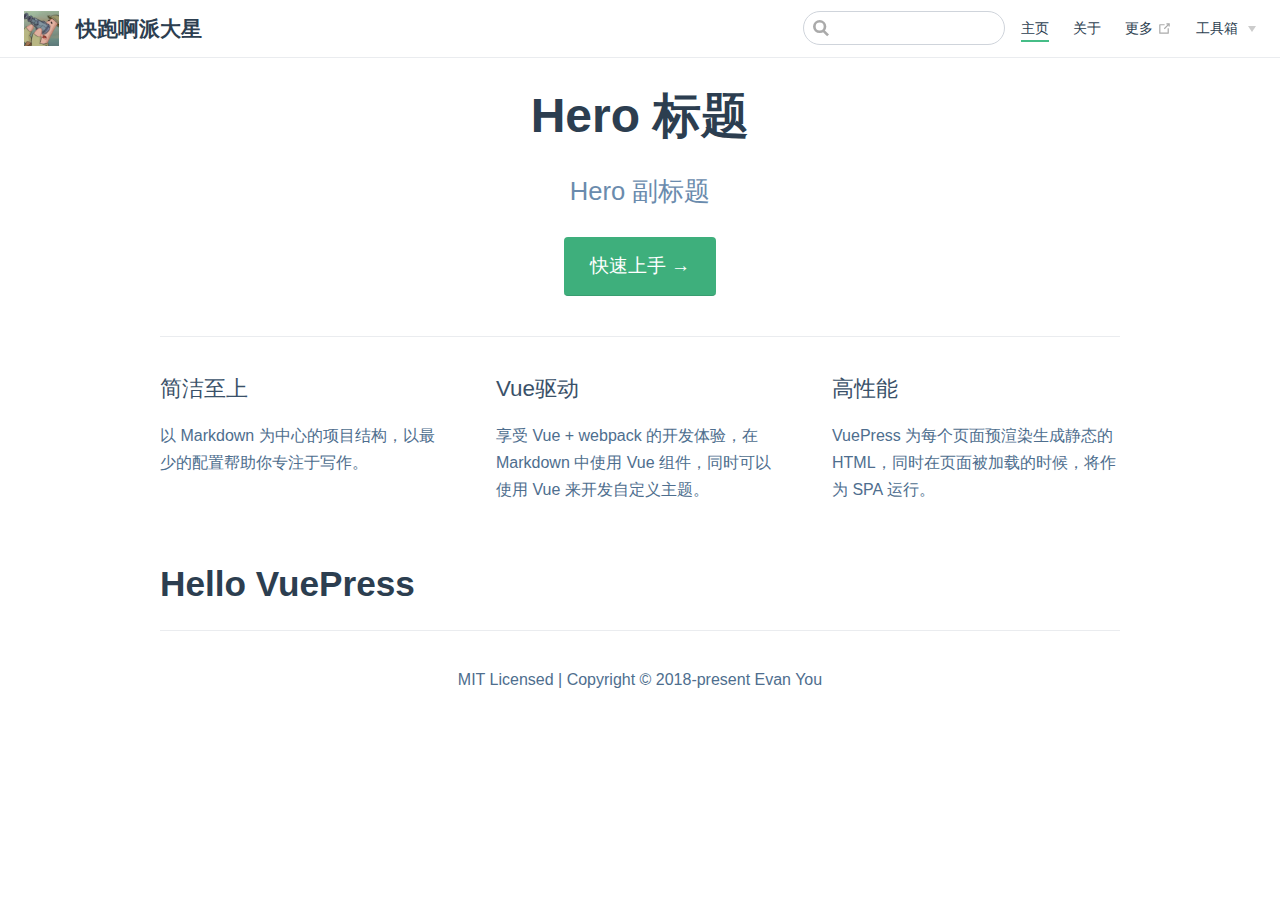
<file: index.html>
<!DOCTYPE html>
<html lang="en-US">
  <head>
    <meta charset="utf-8">
    <meta name="viewport" content="width=device-width,initial-scale=1">
    <title>快跑啊派大星</title>
    <meta name="generator" content="VuePress 1.7.1">
    <link rel="icon" href="favicon.ico">
    <meta name="description" content="这里是派大星的代码控制器">
    <meta name="author" content="快跑啊派大星">
    <meta name="KeyWords" content="快跑啊派大星的代码详情页">
    
    <link rel="preload" href="/assets/css/0.styles.60ec9a94.css" as="style"><link rel="preload" href="/assets/js/app.3ca28f2b.js" as="script"><link rel="preload" href="/assets/js/7.7e16b874.js" as="script"><link rel="preload" href="/assets/js/2.4940b02d.js" as="script"><link rel="preload" href="/assets/js/8.9dcf8d3a.js" as="script"><link rel="prefetch" href="/assets/js/10.96d3e830.js"><link rel="prefetch" href="/assets/js/3.71b24a1f.js"><link rel="prefetch" href="/assets/js/4.5324f8f1.js"><link rel="prefetch" href="/assets/js/5.e5a09734.js"><link rel="prefetch" href="/assets/js/6.f72c5949.js"><link rel="prefetch" href="/assets/js/9.6f4477bc.js">
    <link rel="stylesheet" href="/assets/css/0.styles.60ec9a94.css">
  </head>
  <body>
    <div id="app" data-server-rendered="true"><div class="theme-container no-sidebar"><header class="navbar"><div class="sidebar-button"><svg xmlns="http://www.w3.org/2000/svg" aria-hidden="true" role="img" viewBox="0 0 448 512" class="icon"><path fill="currentColor" d="M436 124H12c-6.627 0-12-5.373-12-12V80c0-6.627 5.373-12 12-12h424c6.627 0 12 5.373 12 12v32c0 6.627-5.373 12-12 12zm0 160H12c-6.627 0-12-5.373-12-12v-32c0-6.627 5.373-12 12-12h424c6.627 0 12 5.373 12 12v32c0 6.627-5.373 12-12 12zm0 160H12c-6.627 0-12-5.373-12-12v-32c0-6.627 5.373-12 12-12h424c6.627 0 12 5.373 12 12v32c0 6.627-5.373 12-12 12z"></path></svg></div> <a href="/" aria-current="page" class="home-link router-link-exact-active router-link-active"><img src="/static/img/logo.png" alt="快跑啊派大星" class="logo"> <span class="site-name can-hide">快跑啊派大星</span></a> <div class="links"><div class="search-box"><input aria-label="Search" autocomplete="off" spellcheck="false" value=""> <!----></div> <nav class="nav-links can-hide"><div class="nav-item"><a href="/" aria-current="page" class="nav-link router-link-exact-active router-link-active">
  主页
</a></div><div class="nav-item"><a href="/about.html" class="nav-link">
  关于
</a></div><div class="nav-item"><a href="https://google.com" target="_blank" rel="noopener noreferrer" class="nav-link external">
  更多
  <span><svg xmlns="http://www.w3.org/2000/svg" aria-hidden="true" focusable="false" x="0px" y="0px" viewBox="0 0 100 100" width="15" height="15" class="icon outbound"><path fill="currentColor" d="M18.8,85.1h56l0,0c2.2,0,4-1.8,4-4v-32h-8v28h-48v-48h28v-8h-32l0,0c-2.2,0-4,1.8-4,4v56C14.8,83.3,16.6,85.1,18.8,85.1z"></path> <polygon fill="currentColor" points="45.7,48.7 51.3,54.3 77.2,28.5 77.2,37.2 85.2,37.2 85.2,14.9 62.8,14.9 62.8,22.9 71.5,22.9"></polygon></svg> <span class="sr-only">(opens new window)</span></span></a></div><div class="nav-item"><div class="dropdown-wrapper"><button type="button" aria-label="工具箱" class="dropdown-title"><span class="title">工具箱</span> <span class="arrow down"></span></button> <button type="button" aria-label="工具箱" class="mobile-dropdown-title"><span class="title">工具箱</span> <span class="arrow right"></span></button> <ul class="nav-dropdown" style="display:none;"><li class="dropdown-item"><h4>
          
        </h4> <ul class="dropdown-subitem-wrapper"><li class="dropdown-subitem"><a href="https://www.uupoop.com" target="_blank" rel="noopener noreferrer" class="nav-link external">
  在线ps
  <span><svg xmlns="http://www.w3.org/2000/svg" aria-hidden="true" focusable="false" x="0px" y="0px" viewBox="0 0 100 100" width="15" height="15" class="icon outbound"><path fill="currentColor" d="M18.8,85.1h56l0,0c2.2,0,4-1.8,4-4v-32h-8v28h-48v-48h28v-8h-32l0,0c-2.2,0-4,1.8-4,4v56C14.8,83.3,16.6,85.1,18.8,85.1z"></path> <polygon fill="currentColor" points="45.7,48.7 51.3,54.3 77.2,28.5 77.2,37.2 85.2,37.2 85.2,14.9 62.8,14.9 62.8,22.9 71.5,22.9"></polygon></svg> <span class="sr-only">(opens new window)</span></span></a></li><li class="dropdown-subitem"><a href="https://cowtransfer.com" target="_blank" rel="noopener noreferrer" class="nav-link external">
  牛奶快传
  <span><svg xmlns="http://www.w3.org/2000/svg" aria-hidden="true" focusable="false" x="0px" y="0px" viewBox="0 0 100 100" width="15" height="15" class="icon outbound"><path fill="currentColor" d="M18.8,85.1h56l0,0c2.2,0,4-1.8,4-4v-32h-8v28h-48v-48h28v-8h-32l0,0c-2.2,0-4,1.8-4,4v56C14.8,83.3,16.6,85.1,18.8,85.1z"></path> <polygon fill="currentColor" points="45.7,48.7 51.3,54.3 77.2,28.5 77.2,37.2 85.2,37.2 85.2,14.9 62.8,14.9 62.8,22.9 71.5,22.9"></polygon></svg> <span class="sr-only">(opens new window)</span></span></a></li><li class="dropdown-subitem"><a href="https://www.tiobe.com" target="_blank" rel="noopener noreferrer" class="nav-link external">
  编程语言排行榜
  <span><svg xmlns="http://www.w3.org/2000/svg" aria-hidden="true" focusable="false" x="0px" y="0px" viewBox="0 0 100 100" width="15" height="15" class="icon outbound"><path fill="currentColor" d="M18.8,85.1h56l0,0c2.2,0,4-1.8,4-4v-32h-8v28h-48v-48h28v-8h-32l0,0c-2.2,0-4,1.8-4,4v56C14.8,83.3,16.6,85.1,18.8,85.1z"></path> <polygon fill="currentColor" points="45.7,48.7 51.3,54.3 77.2,28.5 77.2,37.2 85.2,37.2 85.2,14.9 62.8,14.9 62.8,22.9 71.5,22.9"></polygon></svg> <span class="sr-only">(opens new window)</span></span></a></li></ul></li></ul></div></div> <!----></nav></div></header> <div class="sidebar-mask"></div> <aside class="sidebar"><nav class="nav-links"><div class="nav-item"><a href="/" aria-current="page" class="nav-link router-link-exact-active router-link-active">
  主页
</a></div><div class="nav-item"><a href="/about.html" class="nav-link">
  关于
</a></div><div class="nav-item"><a href="https://google.com" target="_blank" rel="noopener noreferrer" class="nav-link external">
  更多
  <span><svg xmlns="http://www.w3.org/2000/svg" aria-hidden="true" focusable="false" x="0px" y="0px" viewBox="0 0 100 100" width="15" height="15" class="icon outbound"><path fill="currentColor" d="M18.8,85.1h56l0,0c2.2,0,4-1.8,4-4v-32h-8v28h-48v-48h28v-8h-32l0,0c-2.2,0-4,1.8-4,4v56C14.8,83.3,16.6,85.1,18.8,85.1z"></path> <polygon fill="currentColor" points="45.7,48.7 51.3,54.3 77.2,28.5 77.2,37.2 85.2,37.2 85.2,14.9 62.8,14.9 62.8,22.9 71.5,22.9"></polygon></svg> <span class="sr-only">(opens new window)</span></span></a></div><div class="nav-item"><div class="dropdown-wrapper"><button type="button" aria-label="工具箱" class="dropdown-title"><span class="title">工具箱</span> <span class="arrow down"></span></button> <button type="button" aria-label="工具箱" class="mobile-dropdown-title"><span class="title">工具箱</span> <span class="arrow right"></span></button> <ul class="nav-dropdown" style="display:none;"><li class="dropdown-item"><h4>
          
        </h4> <ul class="dropdown-subitem-wrapper"><li class="dropdown-subitem"><a href="https://www.uupoop.com" target="_blank" rel="noopener noreferrer" class="nav-link external">
  在线ps
  <span><svg xmlns="http://www.w3.org/2000/svg" aria-hidden="true" focusable="false" x="0px" y="0px" viewBox="0 0 100 100" width="15" height="15" class="icon outbound"><path fill="currentColor" d="M18.8,85.1h56l0,0c2.2,0,4-1.8,4-4v-32h-8v28h-48v-48h28v-8h-32l0,0c-2.2,0-4,1.8-4,4v56C14.8,83.3,16.6,85.1,18.8,85.1z"></path> <polygon fill="currentColor" points="45.7,48.7 51.3,54.3 77.2,28.5 77.2,37.2 85.2,37.2 85.2,14.9 62.8,14.9 62.8,22.9 71.5,22.9"></polygon></svg> <span class="sr-only">(opens new window)</span></span></a></li><li class="dropdown-subitem"><a href="https://cowtransfer.com" target="_blank" rel="noopener noreferrer" class="nav-link external">
  牛奶快传
  <span><svg xmlns="http://www.w3.org/2000/svg" aria-hidden="true" focusable="false" x="0px" y="0px" viewBox="0 0 100 100" width="15" height="15" class="icon outbound"><path fill="currentColor" d="M18.8,85.1h56l0,0c2.2,0,4-1.8,4-4v-32h-8v28h-48v-48h28v-8h-32l0,0c-2.2,0-4,1.8-4,4v56C14.8,83.3,16.6,85.1,18.8,85.1z"></path> <polygon fill="currentColor" points="45.7,48.7 51.3,54.3 77.2,28.5 77.2,37.2 85.2,37.2 85.2,14.9 62.8,14.9 62.8,22.9 71.5,22.9"></polygon></svg> <span class="sr-only">(opens new window)</span></span></a></li><li class="dropdown-subitem"><a href="https://www.tiobe.com" target="_blank" rel="noopener noreferrer" class="nav-link external">
  编程语言排行榜
  <span><svg xmlns="http://www.w3.org/2000/svg" aria-hidden="true" focusable="false" x="0px" y="0px" viewBox="0 0 100 100" width="15" height="15" class="icon outbound"><path fill="currentColor" d="M18.8,85.1h56l0,0c2.2,0,4-1.8,4-4v-32h-8v28h-48v-48h28v-8h-32l0,0c-2.2,0-4,1.8-4,4v56C14.8,83.3,16.6,85.1,18.8,85.1z"></path> <polygon fill="currentColor" points="45.7,48.7 51.3,54.3 77.2,28.5 77.2,37.2 85.2,37.2 85.2,14.9 62.8,14.9 62.8,22.9 71.5,22.9"></polygon></svg> <span class="sr-only">(opens new window)</span></span></a></li></ul></li></ul></div></div> <!----></nav>  <!---->  <!---->
      快跑啊派大星
    </aside> <main aria-labelledby="main-title" class="home"><header class="hero"><!----> <h1 id="main-title">
      Hero 标题
    </h1> <p class="description">
      Hero 副标题
    </p> <p class="action"><a href="/zh/guide/" class="nav-link action-button">
  快速上手 →
</a></p></header> <div class="features"><div class="feature"><h2>简洁至上</h2> <p>以 Markdown 为中心的项目结构，以最少的配置帮助你专注于写作。</p></div><div class="feature"><h2>Vue驱动</h2> <p>享受 Vue + webpack 的开发体验，在 Markdown 中使用 Vue 组件，同时可以使用 Vue 来开发自定义主题。</p></div><div class="feature"><h2>高性能</h2> <p>VuePress 为每个页面预渲染生成静态的 HTML，同时在页面被加载的时候，将作为 SPA 运行。</p></div></div> <div class="theme-default-content custom content__default"><h1 id="hello-vuepress"><a href="#hello-vuepress" class="header-anchor">#</a> Hello VuePress</h1></div> <div class="footer">
    MIT Licensed | Copyright © 2018-present Evan You
  </div></main></div><div class="global-ui"></div></div>
    <script src="/assets/js/app.3ca28f2b.js" defer></script><script src="/assets/js/7.7e16b874.js" defer></script><script src="/assets/js/2.4940b02d.js" defer></script><script src="/assets/js/8.9dcf8d3a.js" defer></script>
  </body>
</html>
</file>
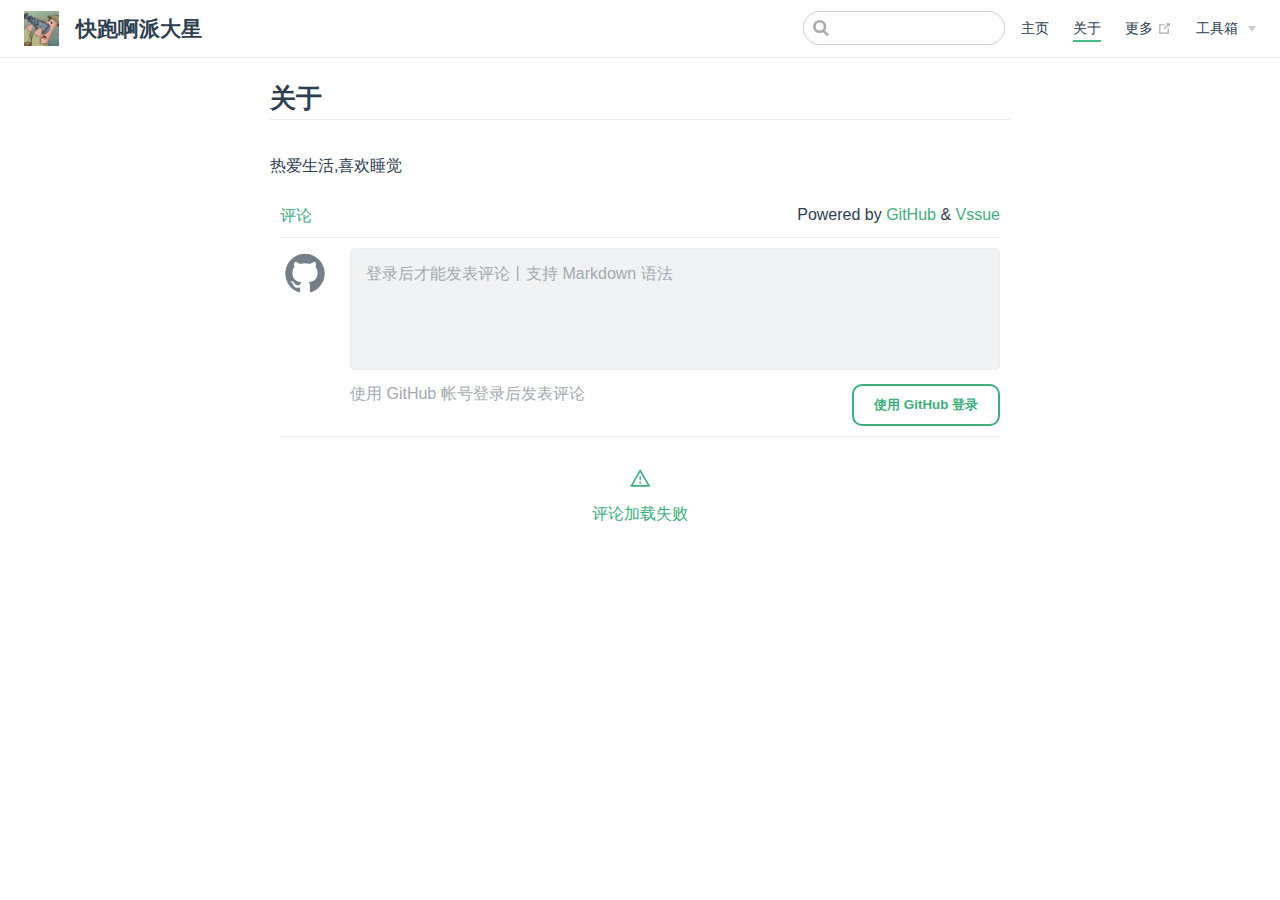
<file: about.html>
<!DOCTYPE html>
<html lang="en-US">
  <head>
    <meta charset="utf-8">
    <meta name="viewport" content="width=device-width,initial-scale=1">
    <title>关于 | 快跑啊派大星</title>
    <meta name="generator" content="VuePress 1.7.1">
    <link rel="icon" href="favicon.ico">
    <meta name="description" content="这里是派大星的代码控制器">
    <meta name="author" content="快跑啊派大星">
    <meta name="KeyWords" content="快跑啊派大星的代码详情页">
    
    <link rel="preload" href="/assets/css/0.styles.60ec9a94.css" as="style"><link rel="preload" href="/assets/js/app.3ca28f2b.js" as="script"><link rel="preload" href="/assets/js/7.7e16b874.js" as="script"><link rel="preload" href="/assets/js/2.4940b02d.js" as="script"><link rel="preload" href="/assets/js/9.6f4477bc.js" as="script"><link rel="prefetch" href="/assets/js/10.96d3e830.js"><link rel="prefetch" href="/assets/js/3.71b24a1f.js"><link rel="prefetch" href="/assets/js/4.5324f8f1.js"><link rel="prefetch" href="/assets/js/5.e5a09734.js"><link rel="prefetch" href="/assets/js/6.f72c5949.js"><link rel="prefetch" href="/assets/js/8.9dcf8d3a.js">
    <link rel="stylesheet" href="/assets/css/0.styles.60ec9a94.css">
  </head>
  <body>
    <div id="app" data-server-rendered="true"><div class="theme-container no-sidebar"><header class="navbar"><div class="sidebar-button"><svg xmlns="http://www.w3.org/2000/svg" aria-hidden="true" role="img" viewBox="0 0 448 512" class="icon"><path fill="currentColor" d="M436 124H12c-6.627 0-12-5.373-12-12V80c0-6.627 5.373-12 12-12h424c6.627 0 12 5.373 12 12v32c0 6.627-5.373 12-12 12zm0 160H12c-6.627 0-12-5.373-12-12v-32c0-6.627 5.373-12 12-12h424c6.627 0 12 5.373 12 12v32c0 6.627-5.373 12-12 12zm0 160H12c-6.627 0-12-5.373-12-12v-32c0-6.627 5.373-12 12-12h424c6.627 0 12 5.373 12 12v32c0 6.627-5.373 12-12 12z"></path></svg></div> <a href="/" class="home-link router-link-active"><img src="/static/img/logo.png" alt="快跑啊派大星" class="logo"> <span class="site-name can-hide">快跑啊派大星</span></a> <div class="links"><div class="search-box"><input aria-label="Search" autocomplete="off" spellcheck="false" value=""> <!----></div> <nav class="nav-links can-hide"><div class="nav-item"><a href="/" class="nav-link">
  主页
</a></div><div class="nav-item"><a href="/about.html" aria-current="page" class="nav-link router-link-exact-active router-link-active">
  关于
</a></div><div class="nav-item"><a href="https://google.com" target="_blank" rel="noopener noreferrer" class="nav-link external">
  更多
  <span><svg xmlns="http://www.w3.org/2000/svg" aria-hidden="true" focusable="false" x="0px" y="0px" viewBox="0 0 100 100" width="15" height="15" class="icon outbound"><path fill="currentColor" d="M18.8,85.1h56l0,0c2.2,0,4-1.8,4-4v-32h-8v28h-48v-48h28v-8h-32l0,0c-2.2,0-4,1.8-4,4v56C14.8,83.3,16.6,85.1,18.8,85.1z"></path> <polygon fill="currentColor" points="45.7,48.7 51.3,54.3 77.2,28.5 77.2,37.2 85.2,37.2 85.2,14.9 62.8,14.9 62.8,22.9 71.5,22.9"></polygon></svg> <span class="sr-only">(opens new window)</span></span></a></div><div class="nav-item"><div class="dropdown-wrapper"><button type="button" aria-label="工具箱" class="dropdown-title"><span class="title">工具箱</span> <span class="arrow down"></span></button> <button type="button" aria-label="工具箱" class="mobile-dropdown-title"><span class="title">工具箱</span> <span class="arrow right"></span></button> <ul class="nav-dropdown" style="display:none;"><li class="dropdown-item"><h4>
          
        </h4> <ul class="dropdown-subitem-wrapper"><li class="dropdown-subitem"><a href="https://www.uupoop.com" target="_blank" rel="noopener noreferrer" class="nav-link external">
  在线ps
  <span><svg xmlns="http://www.w3.org/2000/svg" aria-hidden="true" focusable="false" x="0px" y="0px" viewBox="0 0 100 100" width="15" height="15" class="icon outbound"><path fill="currentColor" d="M18.8,85.1h56l0,0c2.2,0,4-1.8,4-4v-32h-8v28h-48v-48h28v-8h-32l0,0c-2.2,0-4,1.8-4,4v56C14.8,83.3,16.6,85.1,18.8,85.1z"></path> <polygon fill="currentColor" points="45.7,48.7 51.3,54.3 77.2,28.5 77.2,37.2 85.2,37.2 85.2,14.9 62.8,14.9 62.8,22.9 71.5,22.9"></polygon></svg> <span class="sr-only">(opens new window)</span></span></a></li><li class="dropdown-subitem"><a href="https://cowtransfer.com" target="_blank" rel="noopener noreferrer" class="nav-link external">
  牛奶快传
  <span><svg xmlns="http://www.w3.org/2000/svg" aria-hidden="true" focusable="false" x="0px" y="0px" viewBox="0 0 100 100" width="15" height="15" class="icon outbound"><path fill="currentColor" d="M18.8,85.1h56l0,0c2.2,0,4-1.8,4-4v-32h-8v28h-48v-48h28v-8h-32l0,0c-2.2,0-4,1.8-4,4v56C14.8,83.3,16.6,85.1,18.8,85.1z"></path> <polygon fill="currentColor" points="45.7,48.7 51.3,54.3 77.2,28.5 77.2,37.2 85.2,37.2 85.2,14.9 62.8,14.9 62.8,22.9 71.5,22.9"></polygon></svg> <span class="sr-only">(opens new window)</span></span></a></li><li class="dropdown-subitem"><a href="https://www.tiobe.com" target="_blank" rel="noopener noreferrer" class="nav-link external">
  编程语言排行榜
  <span><svg xmlns="http://www.w3.org/2000/svg" aria-hidden="true" focusable="false" x="0px" y="0px" viewBox="0 0 100 100" width="15" height="15" class="icon outbound"><path fill="currentColor" d="M18.8,85.1h56l0,0c2.2,0,4-1.8,4-4v-32h-8v28h-48v-48h28v-8h-32l0,0c-2.2,0-4,1.8-4,4v56C14.8,83.3,16.6,85.1,18.8,85.1z"></path> <polygon fill="currentColor" points="45.7,48.7 51.3,54.3 77.2,28.5 77.2,37.2 85.2,37.2 85.2,14.9 62.8,14.9 62.8,22.9 71.5,22.9"></polygon></svg> <span class="sr-only">(opens new window)</span></span></a></li></ul></li></ul></div></div> <!----></nav></div></header> <div class="sidebar-mask"></div> <aside class="sidebar"><nav class="nav-links"><div class="nav-item"><a href="/" class="nav-link">
  主页
</a></div><div class="nav-item"><a href="/about.html" aria-current="page" class="nav-link router-link-exact-active router-link-active">
  关于
</a></div><div class="nav-item"><a href="https://google.com" target="_blank" rel="noopener noreferrer" class="nav-link external">
  更多
  <span><svg xmlns="http://www.w3.org/2000/svg" aria-hidden="true" focusable="false" x="0px" y="0px" viewBox="0 0 100 100" width="15" height="15" class="icon outbound"><path fill="currentColor" d="M18.8,85.1h56l0,0c2.2,0,4-1.8,4-4v-32h-8v28h-48v-48h28v-8h-32l0,0c-2.2,0-4,1.8-4,4v56C14.8,83.3,16.6,85.1,18.8,85.1z"></path> <polygon fill="currentColor" points="45.7,48.7 51.3,54.3 77.2,28.5 77.2,37.2 85.2,37.2 85.2,14.9 62.8,14.9 62.8,22.9 71.5,22.9"></polygon></svg> <span class="sr-only">(opens new window)</span></span></a></div><div class="nav-item"><div class="dropdown-wrapper"><button type="button" aria-label="工具箱" class="dropdown-title"><span class="title">工具箱</span> <span class="arrow down"></span></button> <button type="button" aria-label="工具箱" class="mobile-dropdown-title"><span class="title">工具箱</span> <span class="arrow right"></span></button> <ul class="nav-dropdown" style="display:none;"><li class="dropdown-item"><h4>
          
        </h4> <ul class="dropdown-subitem-wrapper"><li class="dropdown-subitem"><a href="https://www.uupoop.com" target="_blank" rel="noopener noreferrer" class="nav-link external">
  在线ps
  <span><svg xmlns="http://www.w3.org/2000/svg" aria-hidden="true" focusable="false" x="0px" y="0px" viewBox="0 0 100 100" width="15" height="15" class="icon outbound"><path fill="currentColor" d="M18.8,85.1h56l0,0c2.2,0,4-1.8,4-4v-32h-8v28h-48v-48h28v-8h-32l0,0c-2.2,0-4,1.8-4,4v56C14.8,83.3,16.6,85.1,18.8,85.1z"></path> <polygon fill="currentColor" points="45.7,48.7 51.3,54.3 77.2,28.5 77.2,37.2 85.2,37.2 85.2,14.9 62.8,14.9 62.8,22.9 71.5,22.9"></polygon></svg> <span class="sr-only">(opens new window)</span></span></a></li><li class="dropdown-subitem"><a href="https://cowtransfer.com" target="_blank" rel="noopener noreferrer" class="nav-link external">
  牛奶快传
  <span><svg xmlns="http://www.w3.org/2000/svg" aria-hidden="true" focusable="false" x="0px" y="0px" viewBox="0 0 100 100" width="15" height="15" class="icon outbound"><path fill="currentColor" d="M18.8,85.1h56l0,0c2.2,0,4-1.8,4-4v-32h-8v28h-48v-48h28v-8h-32l0,0c-2.2,0-4,1.8-4,4v56C14.8,83.3,16.6,85.1,18.8,85.1z"></path> <polygon fill="currentColor" points="45.7,48.7 51.3,54.3 77.2,28.5 77.2,37.2 85.2,37.2 85.2,14.9 62.8,14.9 62.8,22.9 71.5,22.9"></polygon></svg> <span class="sr-only">(opens new window)</span></span></a></li><li class="dropdown-subitem"><a href="https://www.tiobe.com" target="_blank" rel="noopener noreferrer" class="nav-link external">
  编程语言排行榜
  <span><svg xmlns="http://www.w3.org/2000/svg" aria-hidden="true" focusable="false" x="0px" y="0px" viewBox="0 0 100 100" width="15" height="15" class="icon outbound"><path fill="currentColor" d="M18.8,85.1h56l0,0c2.2,0,4-1.8,4-4v-32h-8v28h-48v-48h28v-8h-32l0,0c-2.2,0-4,1.8-4,4v56C14.8,83.3,16.6,85.1,18.8,85.1z"></path> <polygon fill="currentColor" points="45.7,48.7 51.3,54.3 77.2,28.5 77.2,37.2 85.2,37.2 85.2,14.9 62.8,14.9 62.8,22.9 71.5,22.9"></polygon></svg> <span class="sr-only">(opens new window)</span></span></a></li></ul></li></ul></div></div> <!----></nav>  <!---->  <!---->
      快跑啊派大星
    </aside> <main class="page"> <div class="theme-default-content content__default"><h2 id="关于"><a href="#关于" class="header-anchor">#</a> 关于</h2> <p>热爱生活,喜欢睡觉</p> <!----></div> <footer class="page-edit"><!----> <!----></footer> <!----> </main></div><div class="global-ui"></div></div>
    <script src="/assets/js/app.3ca28f2b.js" defer></script><script src="/assets/js/7.7e16b874.js" defer></script><script src="/assets/js/2.4940b02d.js" defer></script><script src="/assets/js/9.6f4477bc.js" defer></script>
  </body>
</html>
</file>
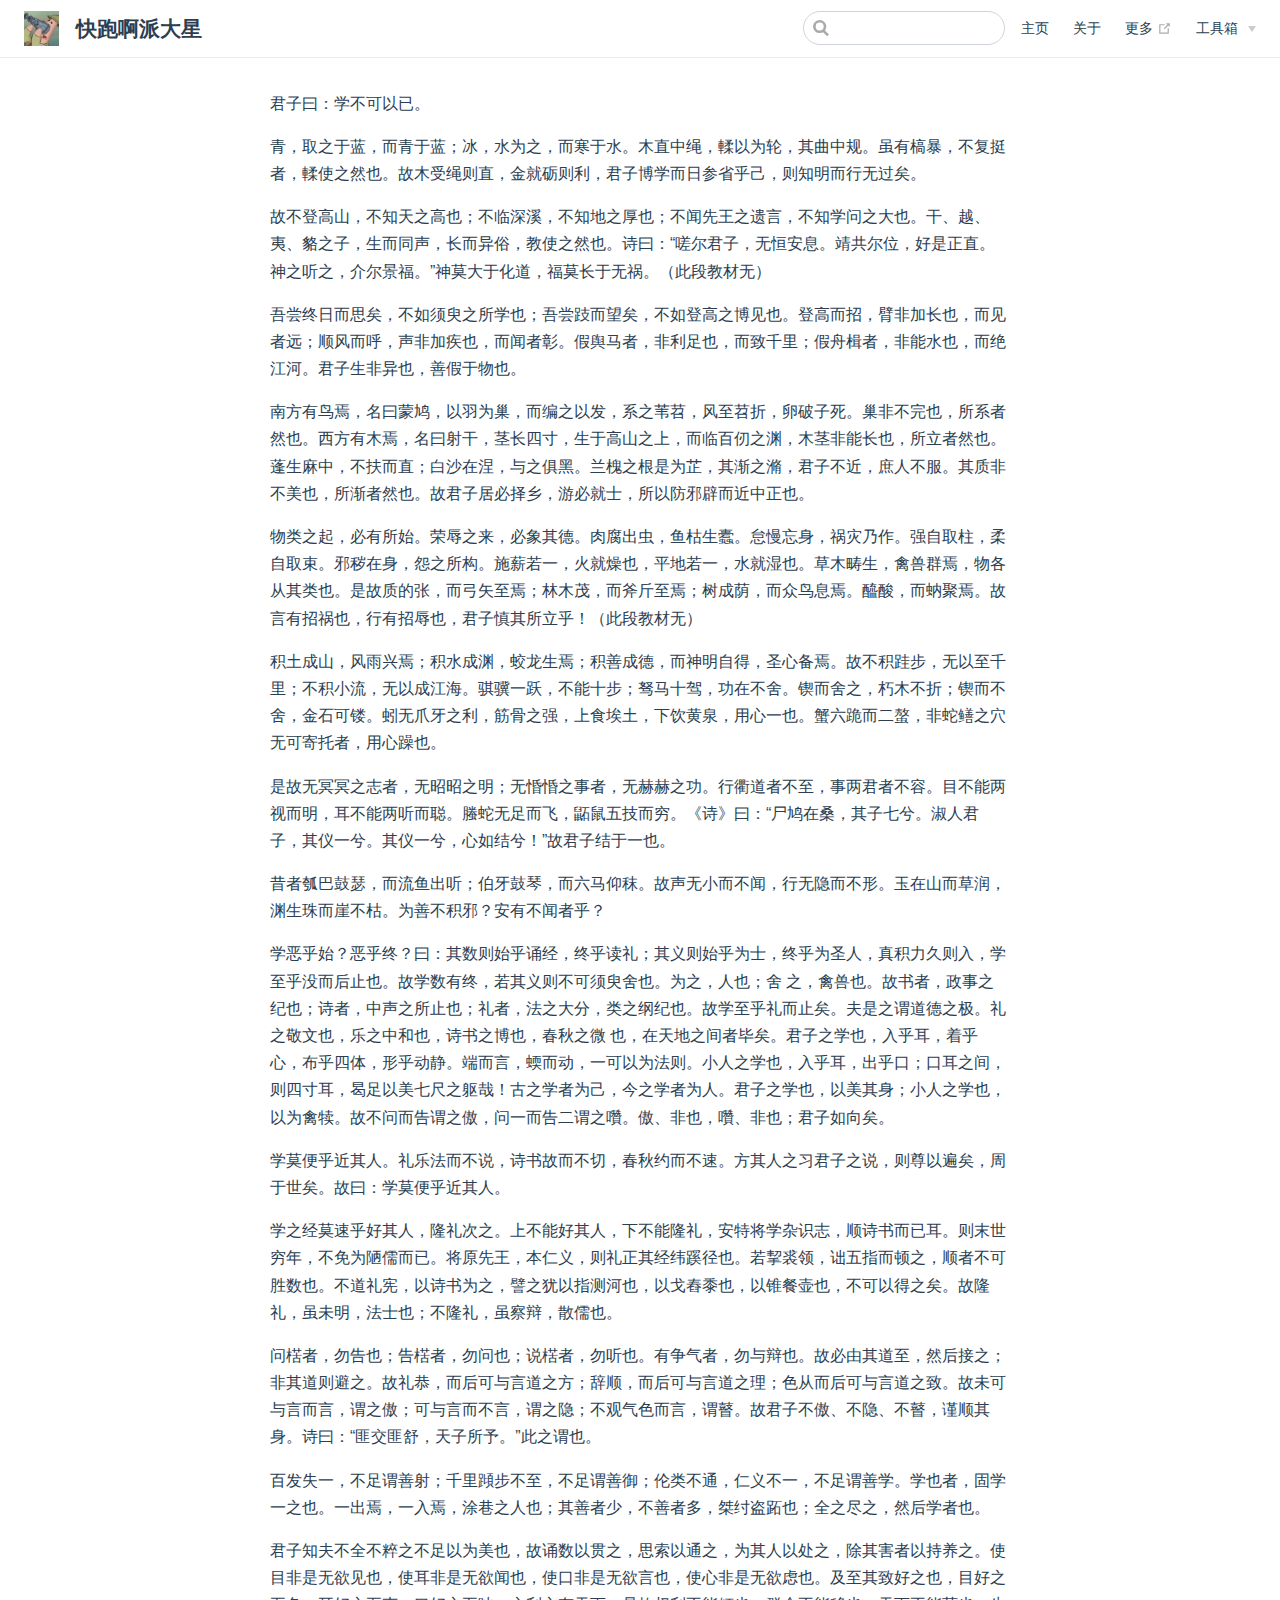
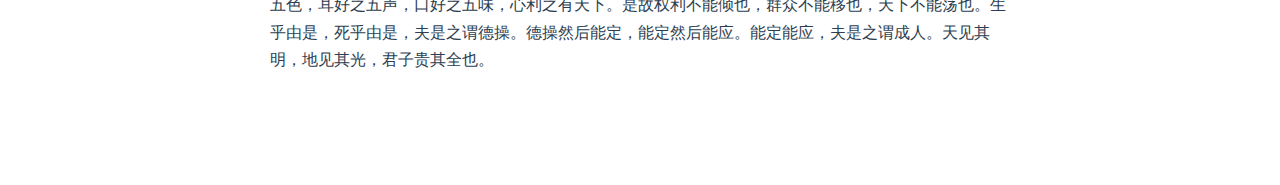
<file: quanxue.html>
<!DOCTYPE html>
<html lang="en-US">
  <head>
    <meta charset="utf-8">
    <meta name="viewport" content="width=device-width,initial-scale=1">
    <title>劝学 | 快跑啊派大星</title>
    <meta name="generator" content="VuePress 1.7.1">
    <link rel="icon" href="favicon.ico">
    <meta name="description" content="这里是派大星的代码控制器">
    <meta name="author" content="快跑啊派大星">
    <meta name="KeyWords" content="快跑啊派大星的代码详情页">
    
    <link rel="preload" href="/assets/css/0.styles.60ec9a94.css" as="style"><link rel="preload" href="/assets/js/app.3ca28f2b.js" as="script"><link rel="preload" href="/assets/js/7.7e16b874.js" as="script"><link rel="preload" href="/assets/js/2.4940b02d.js" as="script"><link rel="preload" href="/assets/js/10.96d3e830.js" as="script"><link rel="prefetch" href="/assets/js/3.71b24a1f.js"><link rel="prefetch" href="/assets/js/4.5324f8f1.js"><link rel="prefetch" href="/assets/js/5.e5a09734.js"><link rel="prefetch" href="/assets/js/6.f72c5949.js"><link rel="prefetch" href="/assets/js/8.9dcf8d3a.js"><link rel="prefetch" href="/assets/js/9.6f4477bc.js">
    <link rel="stylesheet" href="/assets/css/0.styles.60ec9a94.css">
  </head>
  <body>
    <div id="app" data-server-rendered="true"><div class="theme-container no-sidebar"><header class="navbar"><div class="sidebar-button"><svg xmlns="http://www.w3.org/2000/svg" aria-hidden="true" role="img" viewBox="0 0 448 512" class="icon"><path fill="currentColor" d="M436 124H12c-6.627 0-12-5.373-12-12V80c0-6.627 5.373-12 12-12h424c6.627 0 12 5.373 12 12v32c0 6.627-5.373 12-12 12zm0 160H12c-6.627 0-12-5.373-12-12v-32c0-6.627 5.373-12 12-12h424c6.627 0 12 5.373 12 12v32c0 6.627-5.373 12-12 12zm0 160H12c-6.627 0-12-5.373-12-12v-32c0-6.627 5.373-12 12-12h424c6.627 0 12 5.373 12 12v32c0 6.627-5.373 12-12 12z"></path></svg></div> <a href="/" class="home-link router-link-active"><img src="/static/img/logo.png" alt="快跑啊派大星" class="logo"> <span class="site-name can-hide">快跑啊派大星</span></a> <div class="links"><div class="search-box"><input aria-label="Search" autocomplete="off" spellcheck="false" value=""> <!----></div> <nav class="nav-links can-hide"><div class="nav-item"><a href="/" class="nav-link">
  主页
</a></div><div class="nav-item"><a href="/about.html" class="nav-link">
  关于
</a></div><div class="nav-item"><a href="https://google.com" target="_blank" rel="noopener noreferrer" class="nav-link external">
  更多
  <span><svg xmlns="http://www.w3.org/2000/svg" aria-hidden="true" focusable="false" x="0px" y="0px" viewBox="0 0 100 100" width="15" height="15" class="icon outbound"><path fill="currentColor" d="M18.8,85.1h56l0,0c2.2,0,4-1.8,4-4v-32h-8v28h-48v-48h28v-8h-32l0,0c-2.2,0-4,1.8-4,4v56C14.8,83.3,16.6,85.1,18.8,85.1z"></path> <polygon fill="currentColor" points="45.7,48.7 51.3,54.3 77.2,28.5 77.2,37.2 85.2,37.2 85.2,14.9 62.8,14.9 62.8,22.9 71.5,22.9"></polygon></svg> <span class="sr-only">(opens new window)</span></span></a></div><div class="nav-item"><div class="dropdown-wrapper"><button type="button" aria-label="工具箱" class="dropdown-title"><span class="title">工具箱</span> <span class="arrow down"></span></button> <button type="button" aria-label="工具箱" class="mobile-dropdown-title"><span class="title">工具箱</span> <span class="arrow right"></span></button> <ul class="nav-dropdown" style="display:none;"><li class="dropdown-item"><h4>
          
        </h4> <ul class="dropdown-subitem-wrapper"><li class="dropdown-subitem"><a href="https://www.uupoop.com" target="_blank" rel="noopener noreferrer" class="nav-link external">
  在线ps
  <span><svg xmlns="http://www.w3.org/2000/svg" aria-hidden="true" focusable="false" x="0px" y="0px" viewBox="0 0 100 100" width="15" height="15" class="icon outbound"><path fill="currentColor" d="M18.8,85.1h56l0,0c2.2,0,4-1.8,4-4v-32h-8v28h-48v-48h28v-8h-32l0,0c-2.2,0-4,1.8-4,4v56C14.8,83.3,16.6,85.1,18.8,85.1z"></path> <polygon fill="currentColor" points="45.7,48.7 51.3,54.3 77.2,28.5 77.2,37.2 85.2,37.2 85.2,14.9 62.8,14.9 62.8,22.9 71.5,22.9"></polygon></svg> <span class="sr-only">(opens new window)</span></span></a></li><li class="dropdown-subitem"><a href="https://cowtransfer.com" target="_blank" rel="noopener noreferrer" class="nav-link external">
  牛奶快传
  <span><svg xmlns="http://www.w3.org/2000/svg" aria-hidden="true" focusable="false" x="0px" y="0px" viewBox="0 0 100 100" width="15" height="15" class="icon outbound"><path fill="currentColor" d="M18.8,85.1h56l0,0c2.2,0,4-1.8,4-4v-32h-8v28h-48v-48h28v-8h-32l0,0c-2.2,0-4,1.8-4,4v56C14.8,83.3,16.6,85.1,18.8,85.1z"></path> <polygon fill="currentColor" points="45.7,48.7 51.3,54.3 77.2,28.5 77.2,37.2 85.2,37.2 85.2,14.9 62.8,14.9 62.8,22.9 71.5,22.9"></polygon></svg> <span class="sr-only">(opens new window)</span></span></a></li><li class="dropdown-subitem"><a href="https://www.tiobe.com" target="_blank" rel="noopener noreferrer" class="nav-link external">
  编程语言排行榜
  <span><svg xmlns="http://www.w3.org/2000/svg" aria-hidden="true" focusable="false" x="0px" y="0px" viewBox="0 0 100 100" width="15" height="15" class="icon outbound"><path fill="currentColor" d="M18.8,85.1h56l0,0c2.2,0,4-1.8,4-4v-32h-8v28h-48v-48h28v-8h-32l0,0c-2.2,0-4,1.8-4,4v56C14.8,83.3,16.6,85.1,18.8,85.1z"></path> <polygon fill="currentColor" points="45.7,48.7 51.3,54.3 77.2,28.5 77.2,37.2 85.2,37.2 85.2,14.9 62.8,14.9 62.8,22.9 71.5,22.9"></polygon></svg> <span class="sr-only">(opens new window)</span></span></a></li></ul></li></ul></div></div> <!----></nav></div></header> <div class="sidebar-mask"></div> <aside class="sidebar"><nav class="nav-links"><div class="nav-item"><a href="/" class="nav-link">
  主页
</a></div><div class="nav-item"><a href="/about.html" class="nav-link">
  关于
</a></div><div class="nav-item"><a href="https://google.com" target="_blank" rel="noopener noreferrer" class="nav-link external">
  更多
  <span><svg xmlns="http://www.w3.org/2000/svg" aria-hidden="true" focusable="false" x="0px" y="0px" viewBox="0 0 100 100" width="15" height="15" class="icon outbound"><path fill="currentColor" d="M18.8,85.1h56l0,0c2.2,0,4-1.8,4-4v-32h-8v28h-48v-48h28v-8h-32l0,0c-2.2,0-4,1.8-4,4v56C14.8,83.3,16.6,85.1,18.8,85.1z"></path> <polygon fill="currentColor" points="45.7,48.7 51.3,54.3 77.2,28.5 77.2,37.2 85.2,37.2 85.2,14.9 62.8,14.9 62.8,22.9 71.5,22.9"></polygon></svg> <span class="sr-only">(opens new window)</span></span></a></div><div class="nav-item"><div class="dropdown-wrapper"><button type="button" aria-label="工具箱" class="dropdown-title"><span class="title">工具箱</span> <span class="arrow down"></span></button> <button type="button" aria-label="工具箱" class="mobile-dropdown-title"><span class="title">工具箱</span> <span class="arrow right"></span></button> <ul class="nav-dropdown" style="display:none;"><li class="dropdown-item"><h4>
          
        </h4> <ul class="dropdown-subitem-wrapper"><li class="dropdown-subitem"><a href="https://www.uupoop.com" target="_blank" rel="noopener noreferrer" class="nav-link external">
  在线ps
  <span><svg xmlns="http://www.w3.org/2000/svg" aria-hidden="true" focusable="false" x="0px" y="0px" viewBox="0 0 100 100" width="15" height="15" class="icon outbound"><path fill="currentColor" d="M18.8,85.1h56l0,0c2.2,0,4-1.8,4-4v-32h-8v28h-48v-48h28v-8h-32l0,0c-2.2,0-4,1.8-4,4v56C14.8,83.3,16.6,85.1,18.8,85.1z"></path> <polygon fill="currentColor" points="45.7,48.7 51.3,54.3 77.2,28.5 77.2,37.2 85.2,37.2 85.2,14.9 62.8,14.9 62.8,22.9 71.5,22.9"></polygon></svg> <span class="sr-only">(opens new window)</span></span></a></li><li class="dropdown-subitem"><a href="https://cowtransfer.com" target="_blank" rel="noopener noreferrer" class="nav-link external">
  牛奶快传
  <span><svg xmlns="http://www.w3.org/2000/svg" aria-hidden="true" focusable="false" x="0px" y="0px" viewBox="0 0 100 100" width="15" height="15" class="icon outbound"><path fill="currentColor" d="M18.8,85.1h56l0,0c2.2,0,4-1.8,4-4v-32h-8v28h-48v-48h28v-8h-32l0,0c-2.2,0-4,1.8-4,4v56C14.8,83.3,16.6,85.1,18.8,85.1z"></path> <polygon fill="currentColor" points="45.7,48.7 51.3,54.3 77.2,28.5 77.2,37.2 85.2,37.2 85.2,14.9 62.8,14.9 62.8,22.9 71.5,22.9"></polygon></svg> <span class="sr-only">(opens new window)</span></span></a></li><li class="dropdown-subitem"><a href="https://www.tiobe.com" target="_blank" rel="noopener noreferrer" class="nav-link external">
  编程语言排行榜
  <span><svg xmlns="http://www.w3.org/2000/svg" aria-hidden="true" focusable="false" x="0px" y="0px" viewBox="0 0 100 100" width="15" height="15" class="icon outbound"><path fill="currentColor" d="M18.8,85.1h56l0,0c2.2,0,4-1.8,4-4v-32h-8v28h-48v-48h28v-8h-32l0,0c-2.2,0-4,1.8-4,4v56C14.8,83.3,16.6,85.1,18.8,85.1z"></path> <polygon fill="currentColor" points="45.7,48.7 51.3,54.3 77.2,28.5 77.2,37.2 85.2,37.2 85.2,14.9 62.8,14.9 62.8,22.9 71.5,22.9"></polygon></svg> <span class="sr-only">(opens new window)</span></span></a></li></ul></li></ul></div></div> <!----></nav>  <!---->  <!---->
      快跑啊派大星
    </aside> <main class="page"> <div class="theme-default-content content__default"><p>君子曰：学不可以已。</p> <p>青，取之于蓝，而青于蓝；冰，水为之，而寒于水。木直中绳，輮以为轮，其曲中规。虽有槁暴，不复挺者，輮使之然也。故木受绳则直，金就砺则利，君子博学而日参省乎己，则知明而行无过矣。</p> <p>故不登高山，不知天之高也；不临深溪，不知地之厚也；不闻先王之遗言，不知学问之大也。干、越、夷、貉之子，生而同声，长而异俗，教使之然也。诗曰：“嗟尔君子，无恒安息。靖共尔位，好是正直。神之听之，介尔景福。”神莫大于化道，福莫长于无祸。（此段教材无）</p> <p>吾尝终日而思矣，不如须臾之所学也；吾尝跂而望矣，不如登高之博见也。登高而招，臂非加长也，而见者远；顺风而呼，声非加疾也，而闻者彰。假舆马者，非利足也，而致千里；假舟楫者，非能水也，而绝江河。君子生非异也，善假于物也。</p> <p>南方有鸟焉，名曰蒙鸠，以羽为巢，而编之以发，系之苇苕，风至苕折，卵破子死。巢非不完也，所系者然也。西方有木焉，名曰射干，茎长四寸，生于高山之上，而临百仞之渊，木茎非能长也，所立者然也。蓬生麻中，不扶而直；白沙在涅，与之俱黑。兰槐之根是为芷，其渐之滫，君子不近，庶人不服。其质非不美也，所渐者然也。故君子居必择乡，游必就士，所以防邪辟而近中正也。</p> <p>物类之起，必有所始。荣辱之来，必象其德。肉腐出虫，鱼枯生蠹。怠慢忘身，祸灾乃作。强自取柱，柔自取束。邪秽在身，怨之所构。施薪若一，火就燥也，平地若一，水就湿也。草木畴生，禽兽群焉，物各从其类也。是故质的张，而弓矢至焉；林木茂，而斧斤至焉；树成荫，而众鸟息焉。醯酸，而蚋聚焉。故言有招祸也，行有招辱也，君子慎其所立乎！（此段教材无）</p> <p>积土成山，风雨兴焉；积水成渊，蛟龙生焉；积善成德，而神明自得，圣心备焉。故不积跬步，无以至千里；不积小流，无以成江海。骐骥一跃，不能十步；驽马十驾，功在不舍。锲而舍之，朽木不折；锲而不舍，金石可镂。蚓无爪牙之利，筋骨之强，上食埃土，下饮黄泉，用心一也。蟹六跪而二螯，非蛇鳝之穴无可寄托者，用心躁也。</p> <p>是故无冥冥之志者，无昭昭之明；无惛惛之事者，无赫赫之功。行衢道者不至，事两君者不容。目不能两视而明，耳不能两听而聪。螣蛇无足而飞，鼫鼠五技而穷。《诗》曰：“尸鸠在桑，其子七兮。淑人君子，其仪一兮。其仪一兮，心如结兮！”故君子结于一也。</p> <p>昔者瓠巴鼓瑟，而流鱼出听；伯牙鼓琴，而六马仰秣。故声无小而不闻，行无隐而不形。玉在山而草润，渊生珠而崖不枯。为善不积邪？安有不闻者乎？</p> <p>学恶乎始？恶乎终？曰：其数则始乎诵经，终乎读礼；其义则始乎为士，终乎为圣人，真积力久则入，学至乎没而后止也。故学数有终，若其义则不可须臾舍也。为之，人也；舍 之，禽兽也。故书者，政事之纪也；诗者，中声之所止也；礼者，法之大分，类之纲纪也。故学至乎礼而止矣。夫是之谓道德之极。礼之敬文也，乐之中和也，诗书之博也，春秋之微 也，在天地之间者毕矣。君子之学也，入乎耳，着乎心，布乎四体，形乎动静。端而言，蝡而动，一可以为法则。小人之学也，入乎耳，出乎口；口耳之间，则四寸耳，曷足以美七尺之躯哉！古之学者为己，今之学者为人。君子之学也，以美其身；小人之学也，以为禽犊。故不问而告谓之傲，问一而告二谓之囋。傲、非也，囋、非也；君子如向矣。</p> <p>学莫便乎近其人。礼乐法而不说，诗书故而不切，春秋约而不速。方其人之习君子之说，则尊以遍矣，周于世矣。故曰：学莫便乎近其人。</p> <p>学之经莫速乎好其人，隆礼次之。上不能好其人，下不能隆礼，安特将学杂识志，顺诗书而已耳。则末世穷年，不免为陋儒而已。将原先王，本仁义，则礼正其经纬蹊径也。若挈裘领，诎五指而顿之，顺者不可胜数也。不道礼宪，以诗书为之，譬之犹以指测河也，以戈舂黍也，以锥餐壶也，不可以得之矣。故隆礼，虽未明，法士也；不隆礼，虽察辩，散儒也。</p> <p>问楛者，勿告也；告楛者，勿问也；说楛者，勿听也。有争气者，勿与辩也。故必由其道至，然后接之；非其道则避之。故礼恭，而后可与言道之方；辞顺，而后可与言道之理；色从而后可与言道之致。故未可与言而言，谓之傲；可与言而不言，谓之隐；不观气色而言，谓瞽。故君子不傲、不隐、不瞽，谨顺其身。诗曰：“匪交匪舒，天子所予。”此之谓也。</p> <p>百发失一，不足谓善射；千里蹞步不至，不足谓善御；伦类不通，仁义不一，不足谓善学。学也者，固学一之也。一出焉，一入焉，涂巷之人也；其善者少，不善者多，桀纣盗跖也；全之尽之，然后学者也。</p> <p>君子知夫不全不粹之不足以为美也，故诵数以贯之，思索以通之，为其人以处之，除其害者以持养之。使目非是无欲见也，使耳非是无欲闻也，使口非是无欲言也，使心非是无欲虑也。及至其致好之也，目好之五色，耳好之五声，口好之五味，心利之有天下。是故权利不能倾也，群众不能移也，天下不能荡也。生乎由是，死乎由是，夫是之谓德操。德操然后能定，能定然后能应。能定能应，夫是之谓成人。天见其明，地见其光，君子贵其全也。</p></div> <footer class="page-edit"><!----> <!----></footer> <!----> </main></div><div class="global-ui"></div></div>
    <script src="/assets/js/app.3ca28f2b.js" defer></script><script src="/assets/js/7.7e16b874.js" defer></script><script src="/assets/js/2.4940b02d.js" defer></script><script src="/assets/js/10.96d3e830.js" defer></script>
  </body>
</html>
</file>
<file: assets/css/0.styles.60ec9a94.css>
code[class*=language-],pre[class*=language-]{color:#ccc;background:none;font-family:Consolas,Monaco,Andale Mono,Ubuntu Mono,monospace;font-size:1em;text-align:left;white-space:pre;word-spacing:normal;word-break:normal;word-wrap:normal;line-height:1.5;-moz-tab-size:4;tab-size:4;-webkit-hyphens:none;-ms-hyphens:none;hyphens:none}pre[class*=language-]{padding:1em;margin:.5em 0;overflow:auto}:not(pre)>code[class*=language-],pre[class*=language-]{background:#2d2d2d}:not(pre)>code[class*=language-]{padding:.1em;border-radius:.3em;white-space:normal}.token.block-comment,.token.cdata,.token.comment,.token.doctype,.token.prolog{color:#999}.token.punctuation{color:#ccc}.token.attr-name,.token.deleted,.token.namespace,.token.tag{color:#e2777a}.token.function-name{color:#6196cc}.token.boolean,.token.function,.token.number{color:#f08d49}.token.class-name,.token.constant,.token.property,.token.symbol{color:#f8c555}.token.atrule,.token.builtin,.token.important,.token.keyword,.token.selector{color:#cc99cd}.token.attr-value,.token.char,.token.regex,.token.string,.token.variable{color:#7ec699}.token.entity,.token.operator,.token.url{color:#67cdcc}.token.bold,.token.important{font-weight:700}.token.italic{font-style:italic}.token.entity{cursor:help}.token.inserted{color:green}.theme-default-content code{color:#476582;padding:.25rem .5rem;margin:0;font-size:.85em;background-color:rgba(27,31,35,.05);border-radius:3px}.theme-default-content code .token.deleted{color:#ec5975}.theme-default-content code .token.inserted{color:#3eaf7c}.theme-default-content pre,.theme-default-content pre[class*=language-]{line-height:1.4;padding:1.25rem 1.5rem;margin:.85rem 0;background-color:#282c34;border-radius:6px;overflow:auto}.theme-default-content pre[class*=language-] code,.theme-default-content pre code{color:#fff;padding:0;background-color:transparent;border-radius:0}div[class*=language-]{position:relative;background-color:#282c34;border-radius:6px}div[class*=language-] .highlight-lines{-webkit-user-select:none;-ms-user-select:none;user-select:none;padding-top:1.3rem;position:absolute;top:0;left:0;width:100%;line-height:1.4}div[class*=language-] .highlight-lines .highlighted{background-color:rgba(0,0,0,.66)}div[class*=language-] pre,div[class*=language-] pre[class*=language-]{background:transparent;position:relative;z-index:1}div[class*=language-]:before{position:absolute;z-index:3;top:.8em;right:1em;font-size:.75rem;color:hsla(0,0%,100%,.4)}div[class*=language-]:not(.line-numbers-mode) .line-numbers-wrapper{display:none}div[class*=language-].line-numbers-mode .highlight-lines .highlighted{position:relative}div[class*=language-].line-numbers-mode .highlight-lines .highlighted:before{content:" ";position:absolute;z-index:3;left:0;top:0;display:block;width:3.5rem;height:100%;background-color:rgba(0,0,0,.66)}div[class*=language-].line-numbers-mode pre{padding-left:4.5rem;vertical-align:middle}div[class*=language-].line-numbers-mode .line-numbers-wrapper{position:absolute;top:0;width:3.5rem;text-align:center;color:hsla(0,0%,100%,.3);padding:1.25rem 0;line-height:1.4}div[class*=language-].line-numbers-mode .line-numbers-wrapper br{-webkit-user-select:none;-ms-user-select:none;user-select:none}div[class*=language-].line-numbers-mode .line-numbers-wrapper .line-number{position:relative;z-index:4;-webkit-user-select:none;-ms-user-select:none;user-select:none;font-size:.85em}div[class*=language-].line-numbers-mode:after{content:"";position:absolute;z-index:2;top:0;left:0;width:3.5rem;height:100%;border-radius:6px 0 0 6px;border-right:1px solid rgba(0,0,0,.66);background-color:#282c34}div[class~=language-js]:before{content:"js"}div[class~=language-ts]:before{content:"ts"}div[class~=language-html]:before{content:"html"}div[class~=language-md]:before{content:"md"}div[class~=language-vue]:before{content:"vue"}div[class~=language-css]:before{content:"css"}div[class~=language-sass]:before{content:"sass"}div[class~=language-scss]:before{content:"scss"}div[class~=language-less]:before{content:"less"}div[class~=language-stylus]:before{content:"stylus"}div[class~=language-go]:before{content:"go"}div[class~=language-java]:before{content:"java"}div[class~=language-c]:before{content:"c"}div[class~=language-sh]:before{content:"sh"}div[class~=language-yaml]:before{content:"yaml"}div[class~=language-py]:before{content:"py"}div[class~=language-docker]:before{content:"docker"}div[class~=language-dockerfile]:before{content:"dockerfile"}div[class~=language-makefile]:before{content:"makefile"}div[class~=language-javascript]:before{content:"js"}div[class~=language-typescript]:before{content:"ts"}div[class~=language-markup]:before{content:"html"}div[class~=language-markdown]:before{content:"md"}div[class~=language-json]:before{content:"json"}div[class~=language-ruby]:before{content:"rb"}div[class~=language-python]:before{content:"py"}div[class~=language-bash]:before{content:"sh"}div[class~=language-php]:before{content:"php"}.custom-block .custom-block-title{font-weight:600;margin-bottom:-.4rem}.custom-block.danger,.custom-block.tip,.custom-block.warning{padding:.1rem 1.5rem;border-left-width:.5rem;border-left-style:solid;margin:1rem 0}.custom-block.tip{background-color:#f3f5f7;border-color:#42b983}.custom-block.warning{background-color:rgba(255,229,100,.3);border-color:#e7c000;color:#6b5900}.custom-block.warning .custom-block-title{color:#b29400}.custom-block.warning a{color:#2c3e50}.custom-block.danger{background-color:#ffe6e6;border-color:#c00;color:#4d0000}.custom-block.danger .custom-block-title{color:#900}.custom-block.danger a{color:#2c3e50}.custom-block.details{display:block;position:relative;border-radius:2px;margin:1.6em 0;padding:1.6em;background-color:#eee}.custom-block.details h4{margin-top:0}.custom-block.details figure:last-child,.custom-block.details p:last-child{margin-bottom:0;padding-bottom:0}.custom-block.details summary{outline:none;cursor:pointer}.arrow{display:inline-block;width:0;height:0}.arrow.up{border-bottom:6px solid #ccc}.arrow.down,.arrow.up{border-left:4px solid transparent;border-right:4px solid transparent}.arrow.down{border-top:6px solid #ccc}.arrow.right{border-left:6px solid #ccc}.arrow.left,.arrow.right{border-top:4px solid transparent;border-bottom:4px solid transparent}.arrow.left{border-right:6px solid #ccc}.theme-default-content:not(.custom){max-width:740px;margin:0 auto;padding:2rem 2.5rem}@media (max-width:959px){.theme-default-content:not(.custom){padding:2rem}}@media (max-width:419px){.theme-default-content:not(.custom){padding:1.5rem}}.table-of-contents .badge{vertical-align:middle}body,html{padding:0;margin:0;background-color:#fff}body{font-family:-apple-system,BlinkMacSystemFont,Segoe UI,Roboto,Oxygen,Ubuntu,Cantarell,Fira Sans,Droid Sans,Helvetica Neue,sans-serif;-webkit-font-smoothing:antialiased;-moz-osx-font-smoothing:grayscale;font-size:16px;color:#2c3e50}.page{padding-left:20rem}.navbar{z-index:20;right:0;height:3.6rem;background-color:#fff;box-sizing:border-box;border-bottom:1px solid #eaecef}.navbar,.sidebar-mask{position:fixed;top:0;left:0}.sidebar-mask{z-index:9;width:100vw;height:100vh;display:none}.sidebar{font-size:16px;background-color:#fff;width:20rem;position:fixed;z-index:10;margin:0;top:3.6rem;left:0;bottom:0;box-sizing:border-box;border-right:1px solid #eaecef;overflow-y:auto}.theme-default-content:not(.custom)>:first-child{margin-top:3.6rem}.theme-default-content:not(.custom) a:hover{text-decoration:underline}.theme-default-content:not(.custom) p.demo{padding:1rem 1.5rem;border:1px solid #ddd;border-radius:4px}.theme-default-content:not(.custom) img{max-width:100%}.theme-default-content.custom{padding:0;margin:0}.theme-default-content.custom img{max-width:100%}a{font-weight:500;text-decoration:none}a,p a code{color:#3eaf7c}p a code{font-weight:400}kbd{background:#eee;border:.15rem solid #ddd;border-bottom:.25rem solid #ddd;border-radius:.15rem;padding:0 .15em}blockquote{font-size:1rem;color:#999;border-left:.2rem solid #dfe2e5;margin:1rem 0;padding:.25rem 0 .25rem 1rem}blockquote>p{margin:0}ol,ul{padding-left:1.2em}strong{font-weight:600}h1,h2,h3,h4,h5,h6{font-weight:600;line-height:1.25}.theme-default-content:not(.custom)>h1,.theme-default-content:not(.custom)>h2,.theme-default-content:not(.custom)>h3,.theme-default-content:not(.custom)>h4,.theme-default-content:not(.custom)>h5,.theme-default-content:not(.custom)>h6{margin-top:-3.1rem;padding-top:4.6rem;margin-bottom:0}.theme-default-content:not(.custom)>h1:first-child,.theme-default-content:not(.custom)>h2:first-child,.theme-default-content:not(.custom)>h3:first-child,.theme-default-content:not(.custom)>h4:first-child,.theme-default-content:not(.custom)>h5:first-child,.theme-default-content:not(.custom)>h6:first-child{margin-top:-1.5rem;margin-bottom:1rem}.theme-default-content:not(.custom)>h1:first-child+.custom-block,.theme-default-content:not(.custom)>h1:first-child+p,.theme-default-content:not(.custom)>h1:first-child+pre,.theme-default-content:not(.custom)>h2:first-child+.custom-block,.theme-default-content:not(.custom)>h2:first-child+p,.theme-default-content:not(.custom)>h2:first-child+pre,.theme-default-content:not(.custom)>h3:first-child+.custom-block,.theme-default-content:not(.custom)>h3:first-child+p,.theme-default-content:not(.custom)>h3:first-child+pre,.theme-default-content:not(.custom)>h4:first-child+.custom-block,.theme-default-content:not(.custom)>h4:first-child+p,.theme-default-content:not(.custom)>h4:first-child+pre,.theme-default-content:not(.custom)>h5:first-child+.custom-block,.theme-default-content:not(.custom)>h5:first-child+p,.theme-default-content:not(.custom)>h5:first-child+pre,.theme-default-content:not(.custom)>h6:first-child+.custom-block,.theme-default-content:not(.custom)>h6:first-child+p,.theme-default-content:not(.custom)>h6:first-child+pre{margin-top:2rem}h1:hover .header-anchor,h2:hover .header-anchor,h3:hover .header-anchor,h4:hover .header-anchor,h5:hover .header-anchor,h6:hover .header-anchor{opacity:1}h1{font-size:2.2rem}h2{font-size:1.65rem;padding-bottom:.3rem;border-bottom:1px solid #eaecef}h3{font-size:1.35rem}a.header-anchor{font-size:.85em;float:left;margin-left:-.87em;padding-right:.23em;margin-top:.125em;opacity:0}a.header-anchor:hover{text-decoration:none}.line-number,code,kbd{font-family:source-code-pro,Menlo,Monaco,Consolas,Courier New,monospace}ol,p,ul{line-height:1.7}hr{border:0;border-top:1px solid #eaecef}table{border-collapse:collapse;margin:1rem 0;display:block;overflow-x:auto}tr{border-top:1px solid #dfe2e5}tr:nth-child(2n){background-color:#f6f8fa}td,th{border:1px solid #dfe2e5;padding:.6em 1em}.theme-container.sidebar-open .sidebar-mask{display:block}.theme-container.no-navbar .theme-default-content:not(.custom)>h1,.theme-container.no-navbar h2,.theme-container.no-navbar h3,.theme-container.no-navbar h4,.theme-container.no-navbar h5,.theme-container.no-navbar h6{margin-top:1.5rem;padding-top:0}.theme-container.no-navbar .sidebar{top:0}@media (min-width:720px){.theme-container.no-sidebar .sidebar{display:none}.theme-container.no-sidebar .page{padding-left:0}}@media (max-width:959px){.sidebar{font-size:15px;width:16.4rem}.page{padding-left:16.4rem}}@media (max-width:719px){.sidebar{top:0;padding-top:3.6rem;transform:translateX(-100%);transition:transform .2s ease}.page{padding-left:0}.theme-container.sidebar-open .sidebar{transform:translateX(0)}.theme-container.no-navbar .sidebar{padding-top:0}}@media (max-width:419px){h1{font-size:1.9rem}.theme-default-content div[class*=language-]{margin:.85rem -1.5rem;border-radius:0}}#nprogress{pointer-events:none}#nprogress .bar{background:#3eaf7c;position:fixed;z-index:1031;top:0;left:0;width:100%;height:2px}#nprogress .peg{display:block;position:absolute;right:0;width:100px;height:100%;box-shadow:0 0 10px #3eaf7c,0 0 5px #3eaf7c;opacity:1;transform:rotate(3deg) translateY(-4px)}#nprogress .spinner{display:block;position:fixed;z-index:1031;top:15px;right:15px}#nprogress .spinner-icon{width:18px;height:18px;box-sizing:border-box;border-color:#3eaf7c transparent transparent #3eaf7c;border-style:solid;border-width:2px;border-radius:50%;animation:nprogress-spinner .4s linear infinite}.nprogress-custom-parent{overflow:hidden;position:relative}.nprogress-custom-parent #nprogress .bar,.nprogress-custom-parent #nprogress .spinner{position:absolute}@keyframes nprogress-spinner{0%{transform:rotate(0deg)}to{transform:rotate(1turn)}}@font-face{font-family:octicons-link;src:url([data-uri]) format("woff")}.markdown-body .octicon{display:inline-block;fill:currentColor;vertical-align:text-bottom}.markdown-body .anchor{float:left;line-height:1;margin-left:-20px;padding-right:4px}.markdown-body .anchor:focus{outline:none}.markdown-body h1 .octicon-link,.markdown-body h2 .octicon-link,.markdown-body h3 .octicon-link,.markdown-body h4 .octicon-link,.markdown-body h5 .octicon-link,.markdown-body h6 .octicon-link{color:#1b1f23;vertical-align:middle;visibility:hidden}.markdown-body h1:hover .anchor,.markdown-body h2:hover .anchor,.markdown-body h3:hover .anchor,.markdown-body h4:hover .anchor,.markdown-body h5:hover .anchor,.markdown-body h6:hover .anchor{text-decoration:none}.markdown-body h1:hover .anchor .octicon-link,.markdown-body h2:hover .anchor .octicon-link,.markdown-body h3:hover .anchor .octicon-link,.markdown-body h4:hover .anchor .octicon-link,.markdown-body h5:hover .anchor .octicon-link,.markdown-body h6:hover .anchor .octicon-link{visibility:visible}.markdown-body{-ms-text-size-adjust:100%;-webkit-text-size-adjust:100%;color:#24292e;font-family:-apple-system,BlinkMacSystemFont,Segoe UI,Helvetica,Arial,sans-serif,Apple Color Emoji,Segoe UI Emoji,Segoe UI Symbol;font-size:16px;line-height:1.5;word-wrap:break-word}.markdown-body .pl-c{color:#6a737d}.markdown-body .pl-c1,.markdown-body .pl-s .pl-v{color:#005cc5}.markdown-body .pl-e,.markdown-body .pl-en{color:#6f42c1}.markdown-body .pl-s .pl-s1,.markdown-body .pl-smi{color:#24292e}.markdown-body .pl-ent{color:#22863a}.markdown-body .pl-k{color:#d73a49}.markdown-body .pl-pds,.markdown-body .pl-s,.markdown-body .pl-s .pl-pse .pl-s1,.markdown-body .pl-sr,.markdown-body .pl-sr .pl-cce,.markdown-body .pl-sr .pl-sra,.markdown-body .pl-sr .pl-sre{color:#032f62}.markdown-body .pl-smw,.markdown-body .pl-v{color:#e36209}.markdown-body .pl-bu{color:#b31d28}.markdown-body .pl-ii{background-color:#b31d28;color:#fafbfc}.markdown-body .pl-c2{background-color:#d73a49;color:#fafbfc}.markdown-body .pl-c2:before{content:"^M"}.markdown-body .pl-sr .pl-cce{color:#22863a;font-weight:700}.markdown-body .pl-ml{color:#735c0f}.markdown-body .pl-mh,.markdown-body .pl-mh .pl-en,.markdown-body .pl-ms{color:#005cc5;font-weight:700}.markdown-body .pl-mi{color:#24292e;font-style:italic}.markdown-body .pl-mb{color:#24292e;font-weight:700}.markdown-body .pl-md{background-color:#ffeef0;color:#b31d28}.markdown-body .pl-mi1{background-color:#f0fff4;color:#22863a}.markdown-body .pl-mc{background-color:#ffebda;color:#e36209}.markdown-body .pl-mi2{background-color:#005cc5;color:#f6f8fa}.markdown-body .pl-mdr{color:#6f42c1;font-weight:700}.markdown-body .pl-ba{color:#586069}.markdown-body .pl-sg{color:#959da5}.markdown-body .pl-corl{color:#032f62;text-decoration:underline}.markdown-body details{display:block}.markdown-body summary{display:list-item}.markdown-body a{background-color:transparent}.markdown-body a:active,.markdown-body a:hover{outline-width:0}.markdown-body strong{font-weight:inherit;font-weight:bolder}.markdown-body h1{margin:.67em 0}.markdown-body img{border-style:none}.markdown-body code,.markdown-body kbd,.markdown-body pre{font-family:monospace,monospace;font-size:1em}.markdown-body hr{box-sizing:content-box;overflow:visible}.markdown-body input{font:inherit;margin:0;overflow:visible}.markdown-body [type=checkbox]{box-sizing:border-box;padding:0}.markdown-body *{box-sizing:border-box}.markdown-body input{font-family:inherit;font-size:inherit;line-height:inherit}.markdown-body a{color:#0366d6;text-decoration:none}.markdown-body a:hover{text-decoration:underline}.markdown-body strong{font-weight:600}.markdown-body hr{background:transparent;border-bottom:1px solid #dfe2e5;height:0;margin:15px 0;overflow:hidden}.markdown-body hr:after,.markdown-body hr:before{content:"";display:table}.markdown-body hr:after{clear:both}.markdown-body table{border-collapse:collapse;border-spacing:0}.markdown-body td,.markdown-body th{padding:0}.markdown-body details summary{cursor:pointer}.markdown-body h1,.markdown-body h2,.markdown-body h3,.markdown-body h4,.markdown-body h5,.markdown-body h6{margin-bottom:0;margin-top:0}.markdown-body h1{font-size:32px}.markdown-body h1,.markdown-body h2{font-weight:600}.markdown-body h2{font-size:24px}.markdown-body h3{font-size:20px}.markdown-body h3,.markdown-body h4{font-weight:600}.markdown-body h4{font-size:16px}.markdown-body h5{font-size:14px}.markdown-body h5,.markdown-body h6{font-weight:600}.markdown-body h6{font-size:12px}.markdown-body p{margin-bottom:10px;margin-top:0}.markdown-body blockquote{margin:0}.markdown-body ol,.markdown-body ul{margin-bottom:0;margin-top:0;padding-left:0}.markdown-body ol ol,.markdown-body ul ol{list-style-type:lower-roman}.markdown-body ol ol ol,.markdown-body ol ul ol,.markdown-body ul ol ol,.markdown-body ul ul ol{list-style-type:lower-alpha}.markdown-body dd{margin-left:0}.markdown-body code,.markdown-body pre{font-family:SFMono-Regular,Consolas,Liberation Mono,Menlo,Courier,monospace;font-size:12px}.markdown-body pre{margin-bottom:0;margin-top:0}.markdown-body input::-webkit-inner-spin-button,.markdown-body input::-webkit-outer-spin-button{-webkit-appearance:none;appearance:none;margin:0}.markdown-body .border{border:1px solid #e1e4e8!important}.markdown-body .border-0{border:0!important}.markdown-body .border-bottom{border-bottom:1px solid #e1e4e8!important}.markdown-body .rounded-1{border-radius:3px!important}.markdown-body .bg-white{background-color:#fff!important}.markdown-body .bg-gray-light{background-color:#fafbfc!important}.markdown-body .text-gray-light{color:#6a737d!important}.markdown-body .mb-0{margin-bottom:0!important}.markdown-body .my-2{margin-bottom:8px!important;margin-top:8px!important}.markdown-body .py-0{padding-bottom:0!important;padding-top:0!important}.markdown-body .py-2{padding-bottom:8px!important;padding-top:8px!important}.markdown-body .pl-3,.markdown-body .px-3{padding-left:16px!important}.markdown-body .px-3{padding-right:16px!important}.markdown-body .f6{font-size:12px!important}.markdown-body .lh-condensed{line-height:1.25!important}.markdown-body .text-bold{font-weight:600!important}.markdown-body:after,.markdown-body:before{content:"";display:table}.markdown-body:after{clear:both}.markdown-body>:first-child{margin-top:0!important}.markdown-body>:last-child{margin-bottom:0!important}.markdown-body a:not([href]){color:inherit;text-decoration:none}.markdown-body blockquote,.markdown-body dl,.markdown-body ol,.markdown-body p,.markdown-body pre,.markdown-body table,.markdown-body ul{margin-bottom:16px;margin-top:0}.markdown-body hr{background-color:#e1e4e8;border:0;height:.25em;margin:24px 0;padding:0}.markdown-body blockquote{border-left:.25em solid #dfe2e5;color:#6a737d;padding:0 1em}.markdown-body blockquote>:first-child{margin-top:0}.markdown-body blockquote>:last-child{margin-bottom:0}.markdown-body kbd{border:1px solid #c6cbd1;border-bottom-color:#959da5;box-shadow:inset 0 -1px 0 #959da5;font-size:11px}.markdown-body h1,.markdown-body h2,.markdown-body h3,.markdown-body h4,.markdown-body h5,.markdown-body h6{font-weight:600;line-height:1.25;margin-bottom:16px;margin-top:24px}.markdown-body h1{font-size:2em}.markdown-body h1,.markdown-body h2{border-bottom:1px solid #eaecef;padding-bottom:.3em}.markdown-body h2{font-size:1.5em}.markdown-body h3{font-size:1.25em}.markdown-body h4{font-size:1em}.markdown-body h5{font-size:.875em}.markdown-body h6{color:#6a737d;font-size:.85em}.markdown-body ol,.markdown-body ul{padding-left:2em}.markdown-body ol ol,.markdown-body ol ul,.markdown-body ul ol,.markdown-body ul ul{margin-bottom:0;margin-top:0}.markdown-body li{word-wrap:break-all}.markdown-body li>p{margin-top:16px}.markdown-body li+li{margin-top:.25em}.markdown-body dl{padding:0}.markdown-body dl dt{font-size:1em;font-style:italic;font-weight:600;margin-top:16px;padding:0}.markdown-body dl dd{margin-bottom:16px;padding:0 16px}.markdown-body table{display:block;overflow:auto;width:100%}.markdown-body table th{font-weight:600}.markdown-body table td,.markdown-body table th{border:1px solid #dfe2e5;padding:6px 13px}.markdown-body table tr{background-color:#fff;border-top:1px solid #c6cbd1}.markdown-body table tr:nth-child(2n){background-color:#f6f8fa}.markdown-body img{background-color:#fff;box-sizing:content-box;max-width:100%}.markdown-body img[align=right]{padding-left:20px}.markdown-body img[align=left]{padding-right:20px}.markdown-body code{background-color:rgba(27,31,35,.05);border-radius:3px;font-size:85%;margin:0;padding:.2em .4em}.markdown-body pre{word-wrap:normal}.markdown-body pre>code{background:transparent;border:0;font-size:100%;margin:0;padding:0;white-space:pre;word-break:normal}.markdown-body .highlight{margin-bottom:16px}.markdown-body .highlight pre{margin-bottom:0;word-break:normal}.markdown-body .highlight pre,.markdown-body pre{background-color:#f6f8fa;border-radius:3px;font-size:85%;line-height:1.45;overflow:auto;padding:16px}.markdown-body pre code{background-color:transparent;border:0;display:inline;line-height:inherit;margin:0;max-width:auto;overflow:visible;padding:0;word-wrap:normal}.markdown-body .commit-tease-sha{color:#444d56;display:inline-block;font-family:SFMono-Regular,Consolas,Liberation Mono,Menlo,Courier,monospace;font-size:90%}.markdown-body .blob-wrapper{border-bottom-left-radius:3px;border-bottom-right-radius:3px;overflow-x:auto;overflow-y:hidden}.markdown-body .blob-wrapper-embedded{max-height:240px;overflow-y:auto}.markdown-body .blob-num{-moz-user-select:none;-ms-user-select:none;-webkit-user-select:none;color:rgba(27,31,35,.3);cursor:pointer;font-family:SFMono-Regular,Consolas,Liberation Mono,Menlo,Courier,monospace;font-size:12px;line-height:20px;min-width:50px;padding-left:10px;padding-right:10px;text-align:right;user-select:none;vertical-align:top;white-space:nowrap;width:1%}.markdown-body .blob-num:hover{color:rgba(27,31,35,.6)}.markdown-body .blob-num:before{content:attr(data-line-number)}.markdown-body .blob-code{line-height:20px;padding-left:10px;padding-right:10px;position:relative;vertical-align:top}.markdown-body .blob-code-inner{color:#24292e;font-family:SFMono-Regular,Consolas,Liberation Mono,Menlo,Courier,monospace;font-size:12px;overflow:visible;white-space:pre;word-wrap:normal}.markdown-body .pl-token.active,.markdown-body .pl-token:hover{background:#ffea7f;cursor:pointer}.markdown-body kbd{background-color:#fafbfc;border:1px solid #d1d5da;border-bottom-color:#c6cbd1;border-radius:3px;box-shadow:inset 0 -1px 0 #c6cbd1;color:#444d56;display:inline-block;font:11px SFMono-Regular,Consolas,Liberation Mono,Menlo,Courier,monospace;line-height:10px;padding:3px 5px;vertical-align:middle}.markdown-body :checked+.radio-label{border-color:#0366d6;position:relative;z-index:1}.markdown-body .tab-size[data-tab-size="1"]{-moz-tab-size:1;-o-tab-size:1;tab-size:1}.markdown-body .tab-size[data-tab-size="2"]{-moz-tab-size:2;-o-tab-size:2;tab-size:2}.markdown-body .tab-size[data-tab-size="3"]{-moz-tab-size:3;-o-tab-size:3;tab-size:3}.markdown-body .tab-size[data-tab-size="4"]{-moz-tab-size:4;-o-tab-size:4;tab-size:4}.markdown-body .tab-size[data-tab-size="5"]{-moz-tab-size:5;-o-tab-size:5;tab-size:5}.markdown-body .tab-size[data-tab-size="6"]{-moz-tab-size:6;-o-tab-size:6;tab-size:6}.markdown-body .tab-size[data-tab-size="7"]{-moz-tab-size:7;-o-tab-size:7;tab-size:7}.markdown-body .tab-size[data-tab-size="8"]{-moz-tab-size:8;-o-tab-size:8;tab-size:8}.markdown-body .tab-size[data-tab-size="9"]{-moz-tab-size:9;-o-tab-size:9;tab-size:9}.markdown-body .tab-size[data-tab-size="10"]{-moz-tab-size:10;-o-tab-size:10;tab-size:10}.markdown-body .tab-size[data-tab-size="11"]{-moz-tab-size:11;-o-tab-size:11;tab-size:11}.markdown-body .tab-size[data-tab-size="12"]{-moz-tab-size:12;-o-tab-size:12;tab-size:12}.markdown-body .task-list-item{list-style-type:none}.markdown-body .task-list-item+.task-list-item{margin-top:3px}.markdown-body .task-list-item input{margin:0 .2em .25em -1.6em;vertical-align:middle}.markdown-body hr{border-bottom-color:#eee}.markdown-body .pl-0{padding-left:0!important}.markdown-body .pl-1{padding-left:4px!important}.markdown-body .pl-2{padding-left:8px!important}.markdown-body .pl-3{padding-left:16px!important}.markdown-body .pl-4{padding-left:24px!important}.markdown-body .pl-5{padding-left:32px!important}.markdown-body .pl-6{padding-left:40px!important}.markdown-body .pl-7{padding-left:48px!important}.markdown-body .pl-8{padding-left:64px!important}.markdown-body .pl-9{padding-left:80px!important}.markdown-body .pl-10{padding-left:96px!important}.markdown-body .pl-11{padding-left:112px!important}.markdown-body .pl-12{padding-left:128px!important}.clearfix:after,.vssue .vssue-new-comment .vssue-new-comment-footer:after{display:block;clear:both;content:""}.vssue{width:100%;color:#2c3e50;font-size:16px;font-family:-apple-system,BlinkMacSystemFont,Segoe UI,Helvetica,Arial,sans-serif,Apple Color Emoji,Segoe UI Emoji,Segoe UI Symbol;padding:10px}.vssue .vssue-button{outline:none;cursor:pointer;padding:10px 20px;font-size:1.05;font-weight:700;color:#3eaf7c;background-color:transparent;border:2px solid #3eaf7c;border-radius:10px}.vssue .vssue-button:disabled{cursor:not-allowed;color:#eaecef;border-color:#eaecef}.vssue .vssue-button:disabled .vssue-icon{fill:#eaecef}.vssue .vssue-button:not(:disabled).vssue-button-default{color:#a3aab1;border-color:#a3aab1}.vssue .vssue-button:not(:disabled).vssue-button-primary{color:#3eaf7c;border-color:#3eaf7c}.vssue .vssue-icon{width:1em;height:1em;vertical-align:-.15em;fill:#3eaf7c;overflow:hidden}.vssue .vssue-icon-loading{-webkit-animation:vssue-keyframe-rotation 1s linear infinite;animation:vssue-keyframe-rotation 1s linear infinite}@-webkit-keyframes vssue-keyframe-rotation{0%{transform:rotate(0deg)}to{transform:rotate(1turn)}}@keyframes vssue-keyframe-rotation{0%{transform:rotate(0deg)}to{transform:rotate(1turn)}}.vssue .fade-appear-active,.vssue .fade-enter-active{transition:all .3s ease}.vssue .fade-leave-active{transition:all .3s cubic-bezier(1,.5,.8,1)}.vssue .fade-appear,.vssue .fade-enter,.vssue .fade-leave-to{opacity:0}.vssue .vssue-notice{position:relative;z-index:100;transform:translateY(-11px)}.vssue .vssue-notice .vssue-alert{position:absolute;z-index:101;cursor:pointer;top:0;padding:10px 20px;width:100%;color:#3eaf7c;border:2px solid #c3ead8;border-radius:5px;background-color:#f5fbf8}.vssue .vssue-notice .vssue-progress{position:absolute;top:0;left:0;height:2px;background-color:#3eaf7c}.vssue .vssue-status{text-align:center;padding-top:20px;padding-bottom:10px;color:#3eaf7c}.vssue .vssue-status .vssue-icon{font-size:1.4em}.vssue .vssue-status .vssue-status-info{margin-top:10px;margin-bottom:10px}.vssue .vssue-header{padding-bottom:10px;border-bottom:1px solid #eaecef;margin-bottom:10px;overflow:hidden}.vssue .vssue-header .vssue-header-powered-by{float:right}.vssue .vssue-new-comment{border-bottom:1px solid #eaecef;margin-top:10px;margin-bottom:10px}.vssue .vssue-new-comment .vssue-comment-avatar{float:left;width:50px;height:50px}.vssue .vssue-new-comment .vssue-comment-avatar img{width:50px;height:50px}.vssue .vssue-new-comment .vssue-comment-avatar .vssue-icon{cursor:pointer;padding:5px;font-size:50px;fill:#757f8a}.vssue .vssue-new-comment .vssue-new-comment-body{position:relative}@media screen and (max-width:719px){.vssue .vssue-new-comment .vssue-new-comment-body{margin-left:60px}}@media screen and (min-width:720px){.vssue .vssue-new-comment .vssue-new-comment-body{margin-left:70px}}.vssue .vssue-new-comment .vssue-new-comment-body .vssue-new-comment-loading{position:absolute;top:50%;left:50%;transform:translate(-50%,-50%)}.vssue .vssue-new-comment .vssue-new-comment-footer{margin-top:10px;margin-bottom:10px}.vssue .vssue-new-comment .vssue-new-comment-footer .vssue-current-user{color:#a3aab1}.vssue .vssue-new-comment .vssue-new-comment-footer .vssue-current-user .vssue-logout{cursor:pointer;text-decoration:underline;color:#a3aab1;font-weight:400}@media screen and (max-width:719px){.vssue .vssue-new-comment .vssue-new-comment-footer{text-align:center}.vssue .vssue-new-comment .vssue-new-comment-footer .vssue-new-comment-operations{margin-top:10px}}@media screen and (min-width:720px){.vssue .vssue-new-comment .vssue-new-comment-footer{margin-left:70px;text-align:right}.vssue .vssue-new-comment .vssue-new-comment-footer .vssue-current-user{float:left}}.vssue .vssue-new-comment .vssue-new-comment-input{resize:none;outline:none;width:100%;padding:15px;font-size:16px;font-family:-apple-system,BlinkMacSystemFont,Segoe UI,Helvetica,Arial,sans-serif,Apple Color Emoji,Segoe UI Emoji,Segoe UI Symbol;background-color:#f5fbf8;border:1px solid #eaecef;border-radius:5px}.vssue .vssue-new-comment .vssue-new-comment-input:disabled{cursor:not-allowed;background-color:#f0f2f4}.vssue .vssue-new-comment .vssue-new-comment-input:focus{background-color:#fff;border-color:#9adbbe;box-shadow:0 0 1px 1px #9adbbe}.vssue .vssue-new-comment .vssue-new-comment-input::-moz-placeholder{color:#a3aab1}.vssue .vssue-new-comment .vssue-new-comment-input:-ms-input-placeholder{color:#a3aab1}.vssue .vssue-new-comment .vssue-new-comment-input::placeholder{color:#a3aab1}.vssue .vssue-comments .vssue-comment{margin:15px 0}.vssue .vssue-comments .vssue-comment.vssue-comment-edit-mode .vssue-comment-main{border-color:#9adbbe;box-shadow:0 0 1px 1px #9adbbe}.vssue .vssue-comments .vssue-comment.vssue-comment-disabled{pointer-events:none}.vssue .vssue-comments .vssue-comment.vssue-comment-disabled .vssue-comment-body{background-color:#f9f9fa}.vssue .vssue-comments .vssue-comment .vssue-comment-avatar{float:left;width:50px;height:50px}.vssue .vssue-comments .vssue-comment .vssue-comment-avatar img{width:50px;height:50px}@media screen and (max-width:719px){.vssue .vssue-comments .vssue-comment .vssue-comment-body{margin-left:60px}}@media screen and (min-width:720px){.vssue .vssue-comments .vssue-comment .vssue-comment-body{margin-left:70px}}.vssue .vssue-comments .vssue-comment .vssue-comment-header{padding:10px 15px;overflow:hidden;border-top-left-radius:5px;border-top-right-radius:5px;border:1px solid #eaecef;border-bottom:none}.vssue .vssue-comments .vssue-comment .vssue-comment-header .vssue-comment-created-at{float:right;cursor:default;color:#a3aab1}.vssue .vssue-comments .vssue-comment .vssue-comment-main{padding:15px;border:1px solid #eaecef}.vssue .vssue-comments .vssue-comment .vssue-comment-main .vssue-edit-comment-input{resize:none;outline:none;border:none;width:100%;background:transparent}.vssue .vssue-comments .vssue-comment .vssue-comment-footer{padding:10px 15px;overflow:hidden;border-bottom-left-radius:5px;border-bottom-right-radius:5px;border:1px solid #eaecef;border-top:none}.vssue .vssue-comments .vssue-comment .vssue-comment-footer .vssue-comment-hint{cursor:default;color:#a3aab1}.vssue .vssue-comments .vssue-comment .vssue-comment-footer .vssue-comment-reactions .vssue-comment-reaction{cursor:pointer;display:inline-block;margin-right:8px;color:#3eaf7c}.vssue .vssue-comments .vssue-comment .vssue-comment-footer .vssue-comment-operations{float:right;color:#3eaf7c}.vssue .vssue-comments .vssue-comment .vssue-comment-footer .vssue-comment-operations .vssue-comment-operation{cursor:pointer;margin-left:8px}.vssue .vssue-comments .vssue-comment .vssue-comment-footer .vssue-comment-operations .vssue-comment-operation.vssue-comment-operation-muted{color:#a3aab1}.vssue .vssue-comments .vssue-comment .vssue-comment-footer .vssue-comment-operations .vssue-comment-operation.vssue-comment-operation-muted .vssue-icon{fill:#a3aab1}.vssue .vssue-pagination{cursor:default;display:flex;padding:5px;color:#a3aab1}@media screen and (max-width:719px){.vssue .vssue-pagination{flex-direction:column;justify-content:center;text-align:center}}.vssue .vssue-pagination .vssue-pagination-loading,.vssue .vssue-pagination .vssue-pagination-page,.vssue .vssue-pagination .vssue-pagination-per-page{flex:1}@media screen and (max-width:719px){.vssue .vssue-pagination .vssue-pagination-page{margin-top:10px}}@media screen and (min-width:720px){.vssue .vssue-pagination .vssue-pagination-page{text-align:right}}.vssue .vssue-pagination .vssue-pagination-select{outline:none;-webkit-appearance:none;-moz-appearance:none;appearance:none;border:1px solid #9adbbe;padding-left:.2rem;padding-right:1rem;background-color:transparent;background-image:url("data:image/svg+xml;charset=utf8,%3Csvg class='icon' viewBox='0 0 1024 1024' xmlns='http://www.w3.org/2000/svg'%3E%3Cdefs%3E%3Cstyle/%3E%3C/defs%3E%3Cpath d='M676.395 432.896a21.333 21.333 0 0 0-30.166 0L511.061 568.021 377.728 434.645a21.333 21.333 0 0 0-30.165 30.166l148.394 148.48a21.419 21.419 0 0 0 30.208 0l150.23-150.187a21.333 21.333 0 0 0 0-30.208'/%3E%3C/svg%3E");background-repeat:no-repeat;background-position:100%}.vssue .vssue-pagination .vssue-pagination-select:disabled{cursor:not-allowed}.vssue .vssue-pagination .vssue-pagination-select:focus{background-color:#fff;box-shadow:0 0 .2px .2px #9adbbe}.vssue .vssue-pagination .vssue-pagination-link{display:inline-block;min-width:1em;text-align:center}.vssue .vssue-pagination .vssue-pagination-link.disabled{pointer-events:none}.vssue .vssue-pagination .vssue-pagination-link:not(.disabled){color:#3eaf7c;font-weight:500;cursor:pointer}.vssue,.vssue *{box-sizing:border-box}.vssue :not(.vssue-comment-content) a{cursor:pointer;font-weight:500;color:#3eaf7c;text-decoration:none}.vssue :not(.vssue-comment-content) hr{display:block;height:1px;border:0;border-top:1px solid #eaecef;margin:1.2rem 0;padding:0}.icon.outbound{color:#aaa;display:inline-block;vertical-align:middle;position:relative;top:-1px}.sr-only{position:absolute;width:1px;height:1px;padding:0;margin:-1px;overflow:hidden;clip:rect(0,0,0,0);white-space:nowrap;border-width:0}.home{padding:3.6rem 2rem 0;max-width:960px;margin:0 auto;display:block}.home .hero{text-align:center}.home .hero img{max-width:100%;max-height:280px;display:block;margin:3rem auto 1.5rem}.home .hero h1{font-size:3rem}.home .hero .action,.home .hero .description,.home .hero h1{margin:1.8rem auto}.home .hero .description{max-width:35rem;font-size:1.6rem;line-height:1.3;color:#6a8bad}.home .hero .action-button{display:inline-block;font-size:1.2rem;color:#fff;background-color:#3eaf7c;padding:.8rem 1.6rem;border-radius:4px;transition:background-color .1s ease;box-sizing:border-box;border-bottom:1px solid #389d70}.home .hero .action-button:hover{background-color:#4abf8a}.home .features{border-top:1px solid #eaecef;padding:1.2rem 0;margin-top:2.5rem;display:flex;flex-wrap:wrap;align-items:flex-start;align-content:stretch;justify-content:space-between}.home .feature{flex-grow:1;flex-basis:30%;max-width:30%}.home .feature h2{font-size:1.4rem;font-weight:500;border-bottom:none;padding-bottom:0;color:#3a5169}.home .feature p{color:#4e6e8e}.home .footer{padding:2.5rem;border-top:1px solid #eaecef;text-align:center;color:#4e6e8e}@media (max-width:719px){.home .features{flex-direction:column}.home .feature{max-width:100%;padding:0 2.5rem}}@media (max-width:419px){.home{padding-left:1.5rem;padding-right:1.5rem}.home .hero img{max-height:210px;margin:2rem auto 1.2rem}.home .hero h1{font-size:2rem}.home .hero .action,.home .hero .description,.home .hero h1{margin:1.2rem auto}.home .hero .description{font-size:1.2rem}.home .hero .action-button{font-size:1rem;padding:.6rem 1.2rem}.home .feature h2{font-size:1.25rem}}.search-box{display:inline-block;position:relative;margin-right:1rem}.search-box input{cursor:text;width:10rem;height:2rem;color:#4e6e8e;display:inline-block;border:1px solid #cfd4db;border-radius:2rem;font-size:.9rem;line-height:2rem;padding:0 .5rem 0 2rem;outline:none;transition:all .2s ease;background:#fff url(/assets/img/search.83621669.svg) .6rem .5rem no-repeat;background-size:1rem}.search-box input:focus{cursor:auto;border-color:#3eaf7c}.search-box .suggestions{background:#fff;width:20rem;position:absolute;top:2rem;border:1px solid #cfd4db;border-radius:6px;padding:.4rem;list-style-type:none}.search-box .suggestions.align-right{right:0}.search-box .suggestion{line-height:1.4;padding:.4rem .6rem;border-radius:4px;cursor:pointer}.search-box .suggestion a{white-space:normal;color:#5d82a6}.search-box .suggestion a .page-title{font-weight:600}.search-box .suggestion a .header{font-size:.9em;margin-left:.25em}.search-box .suggestion.focused{background-color:#f3f4f5}.search-box .suggestion.focused a{color:#3eaf7c}@media (max-width:959px){.search-box input{cursor:pointer;width:0;border-color:transparent;position:relative}.search-box input:focus{cursor:text;left:0;width:10rem}}@media (-ms-high-contrast:none){.search-box input{height:2rem}}@media (max-width:959px) and (min-width:719px){.search-box .suggestions{left:0}}@media (max-width:719px){.search-box{margin-right:0}.search-box input{left:1rem}.search-box .suggestions{right:0}}@media (max-width:419px){.search-box .suggestions{width:calc(100vw - 4rem)}.search-box input:focus{width:8rem}}.sidebar-button{cursor:pointer;display:none;width:1.25rem;height:1.25rem;position:absolute;padding:.6rem;top:.6rem;left:1rem}.sidebar-button .icon{display:block;width:1.25rem;height:1.25rem}@media (max-width:719px){.sidebar-button{display:block}}.dropdown-enter,.dropdown-leave-to{height:0!important}.dropdown-wrapper{cursor:pointer}.dropdown-wrapper .dropdown-title,.dropdown-wrapper .mobile-dropdown-title{display:block;font-size:.9rem;font-family:inherit;cursor:inherit;padding:inherit;line-height:1.4rem;background:transparent;border:none;font-weight:500;color:#2c3e50}.dropdown-wrapper .dropdown-title:hover,.dropdown-wrapper .mobile-dropdown-title:hover{border-color:transparent}.dropdown-wrapper .dropdown-title .arrow,.dropdown-wrapper .mobile-dropdown-title .arrow{vertical-align:middle;margin-top:-1px;margin-left:.4rem}.dropdown-wrapper .mobile-dropdown-title{display:none;font-weight:600}.dropdown-wrapper .mobile-dropdown-title font-size inherit:hover{color:#3eaf7c}.dropdown-wrapper .nav-dropdown .dropdown-item{color:inherit;line-height:1.7rem}.dropdown-wrapper .nav-dropdown .dropdown-item h4{margin:.45rem 0 0;border-top:1px solid #eee;padding:1rem 1.5rem .45rem 1.25rem}.dropdown-wrapper .nav-dropdown .dropdown-item .dropdown-subitem-wrapper{padding:0;list-style:none}.dropdown-wrapper .nav-dropdown .dropdown-item .dropdown-subitem-wrapper .dropdown-subitem{font-size:.9em}.dropdown-wrapper .nav-dropdown .dropdown-item a{display:block;line-height:1.7rem;position:relative;border-bottom:none;font-weight:400;margin-bottom:0;padding:0 1.5rem 0 1.25rem}.dropdown-wrapper .nav-dropdown .dropdown-item a.router-link-active,.dropdown-wrapper .nav-dropdown .dropdown-item a:hover{color:#3eaf7c}.dropdown-wrapper .nav-dropdown .dropdown-item a.router-link-active:after{content:"";width:0;height:0;border-left:5px solid #3eaf7c;border-top:3px solid transparent;border-bottom:3px solid transparent;position:absolute;top:calc(50% - 2px);left:9px}.dropdown-wrapper .nav-dropdown .dropdown-item:first-child h4{margin-top:0;padding-top:0;border-top:0}@media (max-width:719px){.dropdown-wrapper.open .dropdown-title{margin-bottom:.5rem}.dropdown-wrapper .dropdown-title{display:none}.dropdown-wrapper .mobile-dropdown-title{display:block}.dropdown-wrapper .nav-dropdown{transition:height .1s ease-out;overflow:hidden}.dropdown-wrapper .nav-dropdown .dropdown-item h4{border-top:0;margin-top:0;padding-top:0}.dropdown-wrapper .nav-dropdown .dropdown-item>a,.dropdown-wrapper .nav-dropdown .dropdown-item h4{font-size:15px;line-height:2rem}.dropdown-wrapper .nav-dropdown .dropdown-item .dropdown-subitem{font-size:14px;padding-left:1rem}}@media (min-width:719px){.dropdown-wrapper{height:1.8rem}.dropdown-wrapper.open .nav-dropdown,.dropdown-wrapper:hover .nav-dropdown{display:block!important}.dropdown-wrapper.open:blur{display:none}.dropdown-wrapper .nav-dropdown{display:none;height:auto!important;box-sizing:border-box;max-height:calc(100vh - 2.7rem);overflow-y:auto;position:absolute;top:100%;right:0;background-color:#fff;padding:.6rem 0;border:1px solid;border-color:#ddd #ddd #ccc;text-align:left;border-radius:.25rem;white-space:nowrap;margin:0}}.nav-links{display:inline-block}.nav-links a{line-height:1.4rem;color:inherit}.nav-links a.router-link-active,.nav-links a:hover{color:#3eaf7c}.nav-links .nav-item{position:relative;display:inline-block;margin-left:1.5rem;line-height:2rem}.nav-links .nav-item:first-child{margin-left:0}.nav-links .repo-link{margin-left:1.5rem}@media (max-width:719px){.nav-links .nav-item,.nav-links .repo-link{margin-left:0}}@media (min-width:719px){.nav-links a.router-link-active,.nav-links a:hover{color:#2c3e50}.nav-item>a:not(.external).router-link-active,.nav-item>a:not(.external):hover{margin-bottom:-2px;border-bottom:2px solid #46bd87}}.navbar{padding:.7rem 1.5rem;line-height:2.2rem}.navbar a,.navbar img,.navbar span{display:inline-block}.navbar .logo{height:2.2rem;min-width:2.2rem;margin-right:.8rem;vertical-align:top}.navbar .site-name{font-size:1.3rem;font-weight:600;color:#2c3e50;position:relative}.navbar .links{padding-left:1.5rem;box-sizing:border-box;background-color:#fff;white-space:nowrap;font-size:.9rem;position:absolute;right:1.5rem;top:.7rem;display:flex}.navbar .links .search-box{flex:0 0 auto;vertical-align:top}@media (max-width:719px){.navbar{padding-left:4rem}.navbar .can-hide{display:none}.navbar .links{padding-left:1.5rem}.navbar .site-name{width:calc(100vw - 9.4rem);overflow:hidden;white-space:nowrap;text-overflow:ellipsis}}.page-edit{max-width:740px;margin:0 auto;padding:2rem 2.5rem}@media (max-width:959px){.page-edit{padding:2rem}}@media (max-width:419px){.page-edit{padding:1.5rem}}.page-edit{padding-top:1rem;padding-bottom:1rem;overflow:auto}.page-edit .edit-link{display:inline-block}.page-edit .edit-link a{color:#4e6e8e;margin-right:.25rem}.page-edit .last-updated{float:right;font-size:.9em}.page-edit .last-updated .prefix{font-weight:500;color:#4e6e8e}.page-edit .last-updated .time{font-weight:400;color:#767676}@media (max-width:719px){.page-edit .edit-link{margin-bottom:.5rem}.page-edit .last-updated{font-size:.8em;float:none;text-align:left}}.page-nav{max-width:740px;margin:0 auto;padding:2rem 2.5rem}@media (max-width:959px){.page-nav{padding:2rem}}@media (max-width:419px){.page-nav{padding:1.5rem}}.page-nav{padding-top:1rem;padding-bottom:0}.page-nav .inner{min-height:2rem;margin-top:0;border-top:1px solid #eaecef;padding-top:1rem;overflow:auto}.page-nav .next{float:right}.page{padding-bottom:2rem;display:block}.sidebar-group .sidebar-group{padding-left:.5em}.sidebar-group:not(.collapsable) .sidebar-heading:not(.clickable){cursor:auto;color:inherit}.sidebar-group.is-sub-group{padding-left:0}.sidebar-group.is-sub-group>.sidebar-heading{font-size:.95em;line-height:1.4;font-weight:400;padding-left:2rem}.sidebar-group.is-sub-group>.sidebar-heading:not(.clickable){opacity:.5}.sidebar-group.is-sub-group>.sidebar-group-items{padding-left:1rem}.sidebar-group.is-sub-group>.sidebar-group-items>li>.sidebar-link{font-size:.95em;border-left:none}.sidebar-group.depth-2>.sidebar-heading{border-left:none}.sidebar-heading{color:#2c3e50;transition:color .15s ease;cursor:pointer;font-size:1.1em;font-weight:700;padding:.35rem 1.5rem .35rem 1.25rem;width:100%;box-sizing:border-box;margin:0;border-left:.25rem solid transparent}.sidebar-heading.open,.sidebar-heading:hover{color:inherit}.sidebar-heading .arrow{position:relative;top:-.12em;left:.5em}.sidebar-heading.clickable.active{font-weight:600;color:#3eaf7c;border-left-color:#3eaf7c}.sidebar-heading.clickable:hover{color:#3eaf7c}.sidebar-group-items{transition:height .1s ease-out;font-size:.95em;overflow:hidden}.sidebar .sidebar-sub-headers{padding-left:1rem;font-size:.95em}a.sidebar-link{font-size:1em;font-weight:400;display:inline-block;color:#2c3e50;border-left:.25rem solid transparent;padding:.35rem 1rem .35rem 1.25rem;line-height:1.4;width:100%;box-sizing:border-box}a.sidebar-link:hover{color:#3eaf7c}a.sidebar-link.active{font-weight:600;color:#3eaf7c;border-left-color:#3eaf7c}.sidebar-group a.sidebar-link{padding-left:2rem}.sidebar-sub-headers a.sidebar-link{padding-top:.25rem;padding-bottom:.25rem;border-left:none}.sidebar-sub-headers a.sidebar-link.active{font-weight:500}.sidebar ul{padding:0;margin:0;list-style-type:none}.sidebar a{display:inline-block}.sidebar .nav-links{display:none;border-bottom:1px solid #eaecef;padding:.5rem 0 .75rem}.sidebar .nav-links a{font-weight:600}.sidebar .nav-links .nav-item,.sidebar .nav-links .repo-link{display:block;line-height:1.25rem;font-size:1.1em;padding:.5rem 0 .5rem 1.5rem}.sidebar>.sidebar-links{padding:1.5rem 0}.sidebar>.sidebar-links>li>a.sidebar-link{font-size:1.1em;line-height:1.7;font-weight:700}.sidebar>.sidebar-links>li:not(:first-child){margin-top:.75rem}@media (max-width:719px){.sidebar .nav-links{display:block}.sidebar .nav-links .dropdown-wrapper .nav-dropdown .dropdown-item a.router-link-active:after{top:calc(1rem - 2px)}.sidebar>.sidebar-links{padding:1rem 0}}.badge[data-v-40c0b870]{display:inline-block;font-size:14px;height:18px;line-height:18px;border-radius:3px;padding:0 6px;color:#fff}.badge.green[data-v-40c0b870],.badge.tip[data-v-40c0b870],.badge[data-v-40c0b870]{background-color:#42b983}.badge.error[data-v-40c0b870]{background-color:#da5961}.badge.warn[data-v-40c0b870],.badge.warning[data-v-40c0b870],.badge.yellow[data-v-40c0b870]{background-color:#e7c000}.badge+.badge[data-v-40c0b870]{margin-left:5px}.theme-code-block[data-v-3a59fc51]{display:none}.theme-code-block__active[data-v-3a59fc51]{display:block}.theme-code-block>pre[data-v-3a59fc51]{background-color:orange}.theme-code-group__nav[data-v-4bc658ed]{margin-bottom:-35px;background-color:#282c34;padding-bottom:22px;border-top-left-radius:6px;border-top-right-radius:6px;padding-left:10px;padding-top:10px}.theme-code-group__ul[data-v-4bc658ed]{margin:auto 0;padding-left:0;display:inline-flex;list-style:none}.theme-code-group__nav-tab[data-v-4bc658ed]{border:0;padding:5px;cursor:pointer;background-color:transparent;font-size:.85em;line-height:1.4;color:hsla(0,0%,100%,.9);font-weight:600}.theme-code-group__nav-tab-active[data-v-4bc658ed]{border-bottom:1px solid #42b983}.pre-blank[data-v-4bc658ed]{color:#42b983}
</file>
